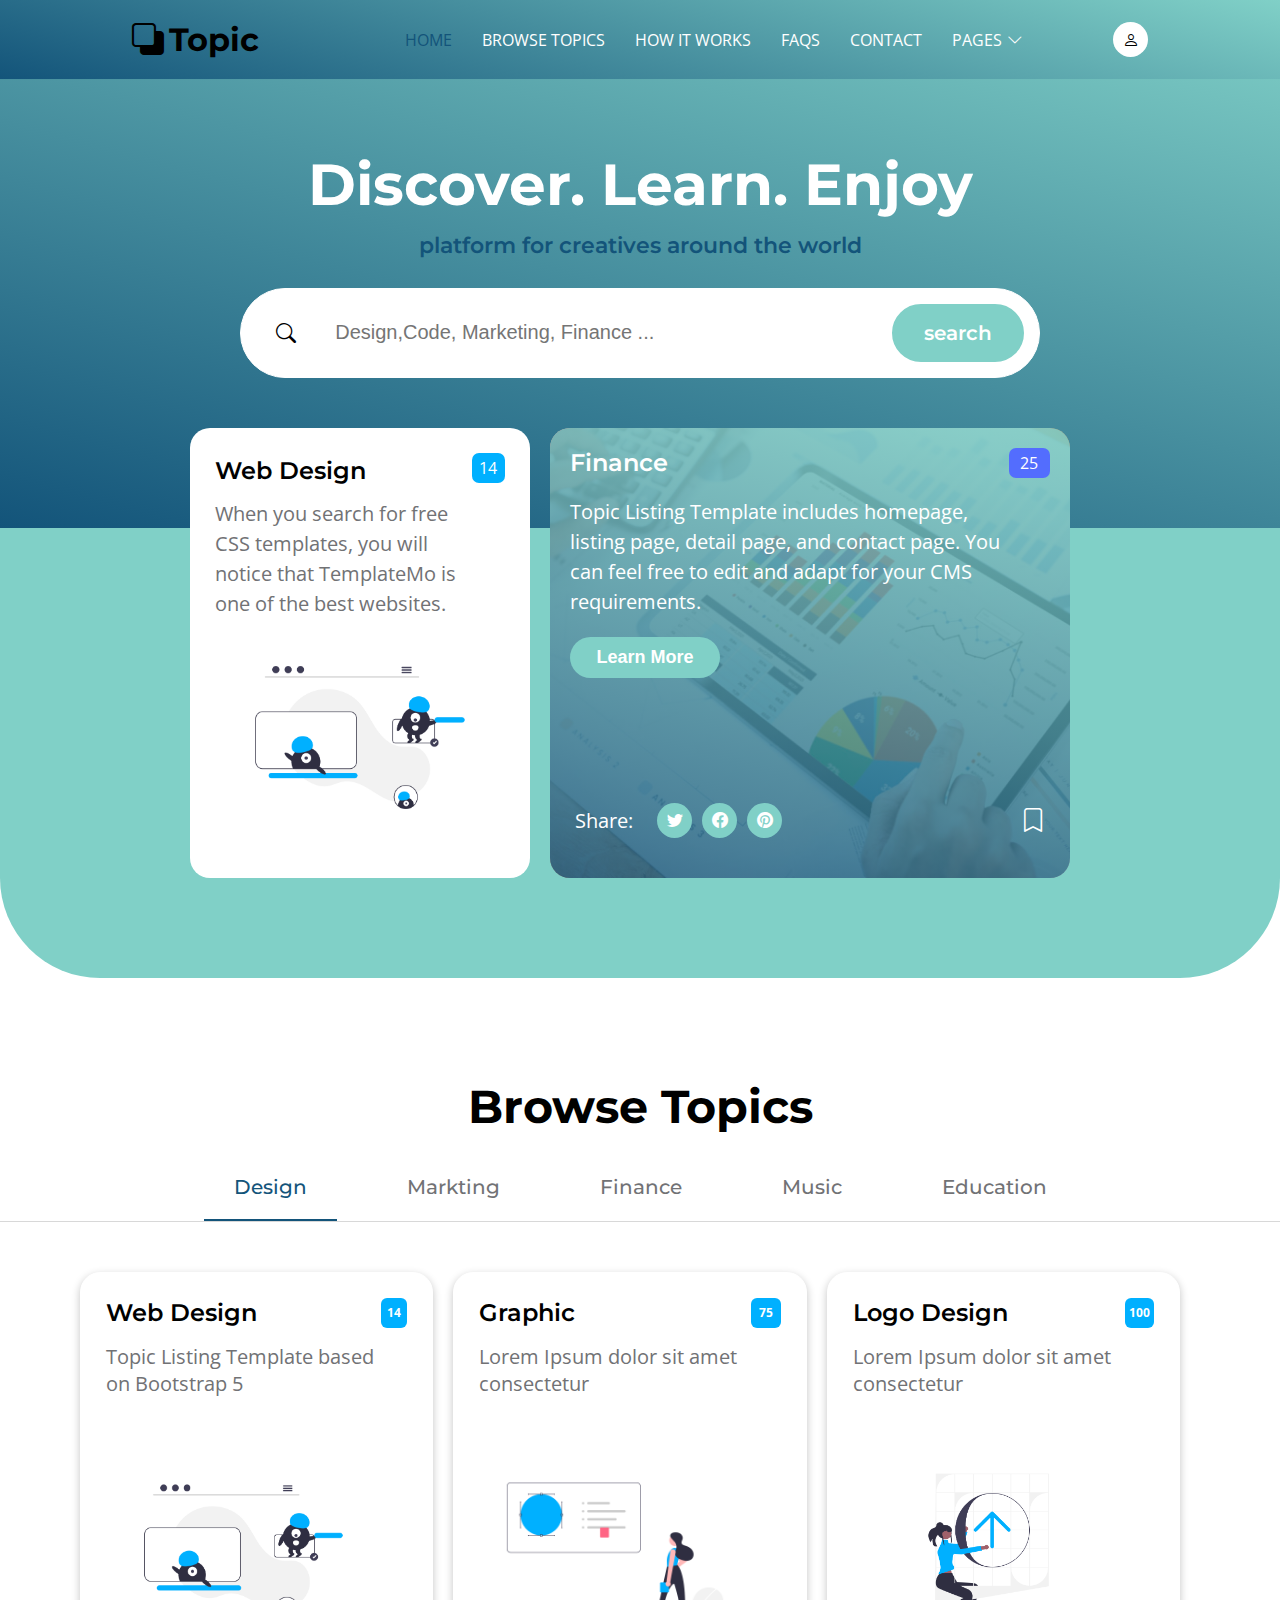
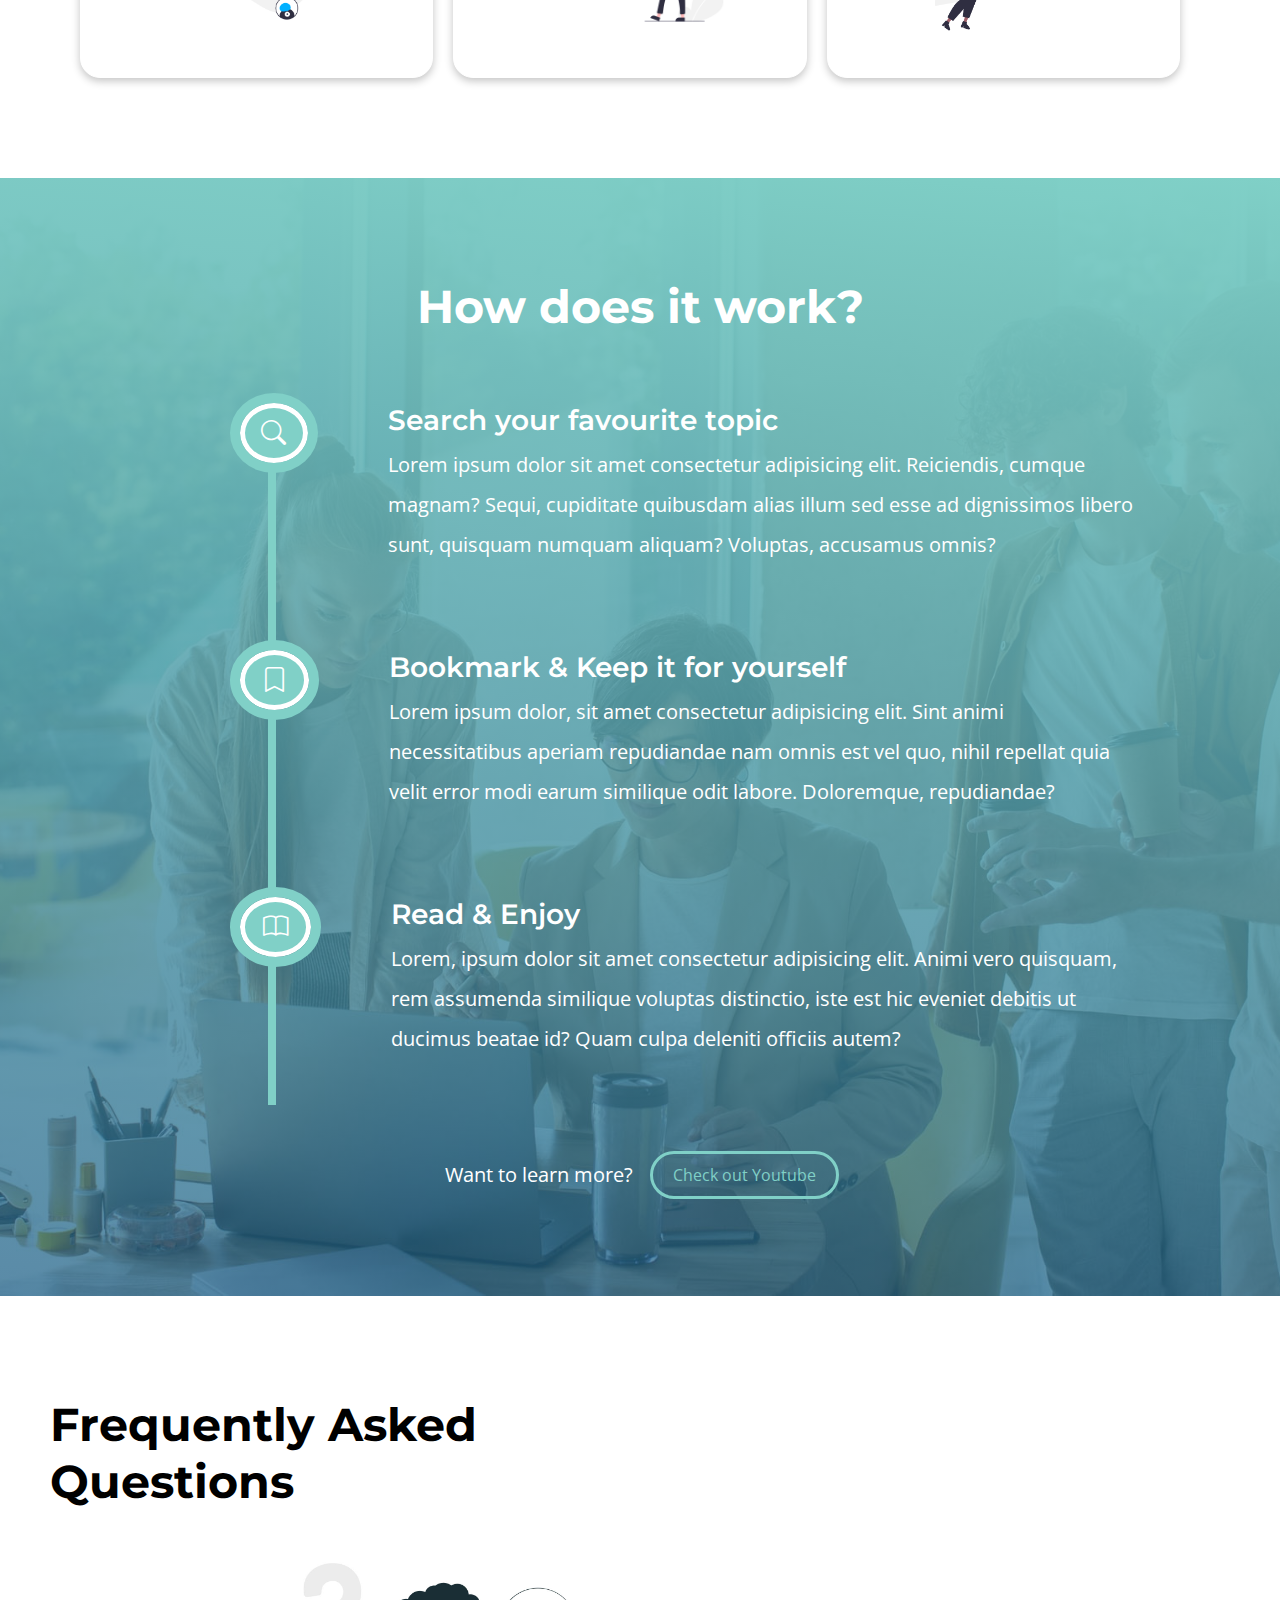
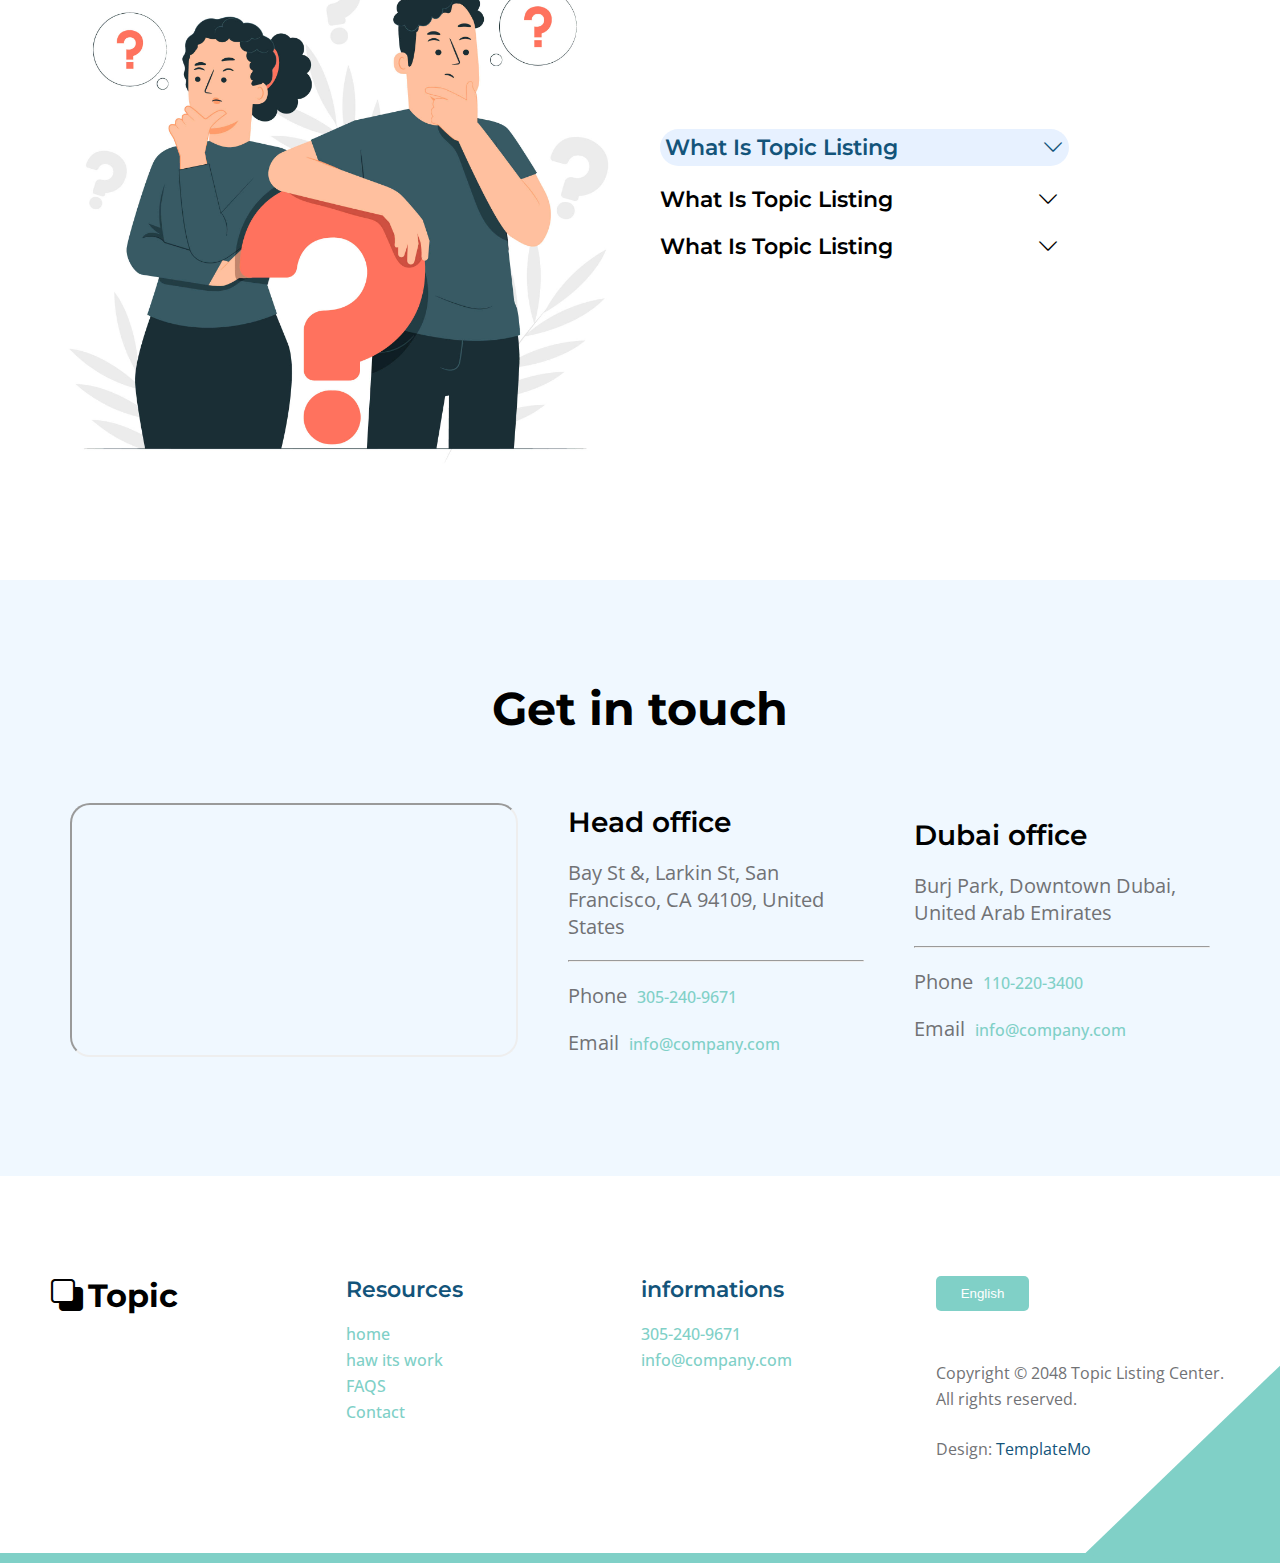
<file: index.html>
<!DOCTYPE html>
<html lang="en">
<head>
    <meta charset="UTF-8">
    <!-- <meta http-equiv="refresh" content="1"> -->
    <meta name="viewport" content="width=device-width, initial-scale=1.0">
    <title>Template_2</title>
    <!--css ربط ملف -->
    <link rel="stylesheet" href="css.css">
    <!-- using function boxicon -->
    <link href='https://unpkg.com/boxicons@2.1.4/css/boxicons.min.css' rel='stylesheet'>
    <!-- using function fontawesome icon -->
    <link rel="stylesheet" href="https://cdnjs.cloudflare.com/ajax/libs/font-awesome/6.6.0/css/all.min.css" integrity="sha512-Kc323vGBEqzTmouAECnVceyQqyqdsSiqLQISBL29aUW4U/M7pSPA/gEUZQqv1cwx4OnYxTxve5UMg5GT6L4JJg==" crossorigin="anonymous" referrerpolicy="no-referrer" />
    <!--using function bootstrap icon  -->
    <link rel="stylesheet" href="https://cdn.jsdelivr.net/npm/bootstrap-icons@1.11.3/font/bootstrap-icons.min.css">
   <!--select fontfamily -->
   <link href="https://fonts.googleapis.com/css2?family=Montserrat:ital,wght@0,100..900;1,100..900&family=Open+Sans:ital,wght@0,300..800;1,300..800&family=Poppins:ital,wght@0,100;0,200;0,300;0,400;0,500;0,600;0,700;0,800;0,900;1,100;1,200;1,300;1,400;1,500;1,600;1,700;1,800;1,900&family=Rubik:ital,wght@0,300..900;1,300..900&display=swap" rel="stylesheet">
   <link href="https://fonts.googleapis.com/css2?family=Open+Sans:ital,wght@0,300..800;1,300..800&family=Poppins:ital,wght@0,100;0,200;0,300;0,400;0,500;0,600;0,700;0,800;0,900;1,100;1,200;1,300;1,400;1,500;1,600;1,700;1,800;1,900&family=Rubik:ital,wght@0,300..900;1,300..900&display=swap" rel="stylesheet">
</head>
<body>
<!-- start navbar -->
 <div class="contener">
    <nav class="navbar">
        <div class="nav-left">
           <a href=""> <i class="bi-back"></i>
            <p> Topic </p></a> 
        </div>
        <div class="nav-right">
            <ul>
                <li><a class="active" href="#v">Home</a></li>
                <li><a href="#v">Browse Topics</a></li>
                <li><a href="">How it works</a></li>
                <li><a href="">FAQs</a></li>
                <li><a href="">Contact</a></li>
                <li><a class="li-6" href="">Pages<i class="bi bi-chevron-down"></i> </a>
                    <div class="dropdown">
                        <a href="#">TOPICS LISTING</a>
                        <a href="#">CONTACT FORM</a>
                    </div>
                </li>
            </ul>
            <div class="top"><a href="#top" >
               <i class="bi-person"></i> 
            </a>
            <i class="bi bi-list"></i>
           </div>
        </div>
    </nav>
 </div> 
  <!--end navbar -->
  <!-- start header -->
   <main>
   <header class="header-1">
    <div class="top-header">
        <h1>Discover. Learn. Enjoy</h1>
        <p>platform for creatives around the world</p>
        <div class="search-1">
            <i class="bi bi-search"></i>
            <input type="search" placeholder="Design,Code, Marketing, Finance ...">
            <button type="submit">search</button>
        </div>
    </div>
   </header>
   <header class="header-2">
    <div class="bottom-header">
        <div class="card-left">
            <div class="card-left-1">
                <div>
                    <h2>Web Design</h2>
                    <p>When you search for free CSS templates, you will notice that TemplateMo is one of the best websites.</p>
                </div>
                <span>14</span>
            </div>
            <img src="imgs/webDesign.png" alt="eror">
        </div>
        <div class="card-right">
            <div class="card-right-1">
                <div>
                    <h3>Finance</h3>
                    <p>Topic Listing Template includes homepage, listing page, detail page, and contact page. You can feel free to edit and adapt for your CMS requirements.</p>
                    <button>Learn More</button>
                </div>
                <span>25</span>
            </div>
            <div class="card-right-2">
                <div>
                    <p>Share:</p>
                    <ul>
                        <li><a href="#" class="bi-twitter"></a></li>
                        <li><a href="#" class="bi-facebook"></a></li>
                        <li> <a href="#" class="social-icon-link bi-pinterest"></a></li>
                    </ul>
                </div>
                <a href="#" class="bi bi-bookmark"></a>
            </div>
        </div>
    </div>
   </header>
</main>
   <!-- end header -->
    <!-- start section Browse Topics -->
     <section class="browse_topics">
        <div class="topic-1">
            <h4>Browse Topics</h4>
            <div>
              <ul class="design">
                <li><a href="">Design</a>
                </li>
                <li><a href="">Markting </a>
                    <div class="markting">
                        <div class="slide-markting">
                            <div>
                                <b>Advertising</b> 
                                <p>Lorem Ipsum dolor sit amet consectetur</p>
                                <img src="imgs/advertising.png" alt="eror"> 
                            </div>
                            <span>30</span>
                        </div>
                        <div class="slide-markting">
                            <div>
                                <b>Video Content</b>
                                <p>Lorem Ipsum dolor sit amet consectetur</p>
                                <img src="imgs/vedioContent.png" alt="eror">
                            </div>
                            <span>65</span>
                        </div>
                        <div class="slide-markting">
                            <div>
                                <b>Viral Tweet</b>
                                <p>Lorem Ipsum dolor sit amet consectetur</p>
                                <img src="imgs/tweet.png" alt="eror">
                            </div>
                            <span>50</span>
                        </div>
                    </div>
                </li>
                <li><a href="">Finance</a>
                    <div class="finance">
                        <div class="slide-left">
                            <div>
                                <b >Investment</b> 
                                <p>Lorem Ipsum dolor sit amet consectetur</p>
                                <img src="imgs/invest.png" alt="eror"> 
                            </div>
                            <span>30</span>
                        </div>
                        <div class="slide-right">
                            <div class="slide-right-1">
                                <div>
                                    <h3>Finance</h3>
                                    <p>Lorem ipsum dolor, sit amet consectetur adipisicing elit. Sint animi necessitatibus aperiam repudiandae nam omnis</p>
                                    <button>Learn More</button>
                                </div>
                                <span>25</span>
                            </div>
                            <div class="slide-right-2">
                                <div>
                                    <p>Share:</p>
                                    <ul>
                                        <li><a href="#" class="bi-twitter"></a></li>
                                        <li><a href="#" class="bi-facebook"></a></li>
                                        <li> <a href="#" class="social-icon-link bi-pinterest"></a></li>
                                    </ul>   
                                </div>
                                <a href="##" class="bi bi-bookmark"></a>
                            </div>
                        </div>    
                    </div>
                
                </li>
                <li><a href="">Music</a>
                    <div class="music markting">
                        <div class="slide-markting">
                            <div>
                                <b>Composing Song</b> 
                                <p>Lorem Ipsum dolor sit amet consectetur</p>
                                <img src="imgs/undraw_Compose_music_re_wpiw.png" alt="eror"> 
                            </div>
                            <span>45</span>
                        </div>
                        <div class="slide-markting">
                            <div>
                                <b>Online Music</b>
                                <p>Lorem Ipsum dolor sit amet consectetur</p>
                                <img src="imgs/undraw_happy_music_g6wc.png" alt="eror">
                            </div>
                            <span>45</span>
                        </div>
                        <div class="slide-markting">
                            <div>
                                <b>Podcast</b>
                                <p>Lorem Ipsum dolor sit amet consectetur</p>
                                <img src="imgs/undraw_Podcast_audience_re_4i5q.png" alt="eror">
                            </div>
                            <span>20</span>
                        </div>
                    </div>
                </li>
                <li><a href="">Education</a>
                    <div class="education finance">
                        <div class="slide-left">
                            <div>
                                <b >Graduation</b> 
                                <p>Lorem Ipsum dolor sit amet consectetur</p>
                                <img src="imgs/undraw_Graduation_re_gthn.png" alt="eror"> 
                            </div>
                            <span>80</span>
                        </div>
                        <div class="slide-left">
                            <div>
                                <b>Educator</b> 
                                <p>Lorem Ipsum dolor sit amet consectetur</p>
                                <img src="imgs/undraw_Educator_re_ju47.png" alt="eror"> 
                            </div>
                            <span>75</span>
                        </div>
                    </div>
                </li>
              </ul> 
            </div>
        </div>
        <div class="topic-2">
            <div class="slide-topic">
                <div>
                    <b>Web Design</b>
                    <p>Topic Listing Template based on Bootstrap 5</p>
                    <img src="imgs/webDesign.png" alt="">
                </div>
                <span>14</span>
            </div>
            <div class="slide-topic">
                <div>
                    <b>Graphic</b>
                    <p>Lorem Ipsum dolor sit amet consectetur</p>
                    <img src="imgs/graphics.png" alt="">
                </div>
                <span>75</span>
            </div>
            <div class="slide-topic">
                <div>
                    <b>Logo Design</b>
                    <p>Lorem Ipsum dolor sit amet consectetur</p>
                    <img src="imgs/logo design.png" alt="">
                </div>
                <span>100</span>
            </div>
        </div>
     </section>
      <!-- end section Browse Topics -->
    <!--start section How does it work?-->
    <section class="work-topic">
        <h5>How does it work?</h5>
        <div class="work-1">
            <ul>
              <li>
                <i class="bi bi-search"></i>
                <div class="work-details">
                    <b>Search your favourite topic</b>
                    <p>Lorem ipsum dolor sit amet consectetur adipisicing elit. Reiciendis, cumque magnam? Sequi, cupiditate quibusdam alias illum sed esse ad dignissimos libero sunt, quisquam numquam aliquam? Voluptas, accusamus omnis?</p>
                </div>
              </li>
              <li>
                <i class="bi bi-bookmark"></i>
                <div class="work-details">
                    <b>Bookmark & Keep it for yourself</b>
                    <p>Lorem ipsum dolor, sit amet consectetur adipisicing elit. Sint animi necessitatibus aperiam repudiandae nam omnis est vel quo, nihil repellat quia velit error modi earum similique odit labore. Doloremque, repudiandae?</p>
                </div>
              </li>
              <li>
                <i class="bi-book"></i>
                <div class="work-details">
                    <b>Read & Enjoy</b>
                    <p>Lorem, ipsum dolor sit amet consectetur adipisicing elit. Animi vero quisquam, rem assumenda similique voluptas distinctio, iste est hic eveniet debitis ut ducimus beatae id? Quam culpa deleniti officiis autem?</p>
                </div>
              </li>
            </ul>
            <div class="work-2">
                <p>Want to learn more? </p>
                <a href="">Check out Youtube</a>
            </div>
       </div>
    </section>
    <!--end section How does it work?-->
    <!-- startFrequently Asked Questions -->
    <section class="frequently">
        <h6>Frequently Asked Questions</h6>
        <div class="frequently-topic">
            <img src="imgs/question.jpg" alt="eror">
            <div class="questions">
                <div>
                    <b class="b-1">What Is Topic Listing 
                         <i class="bi bi-chevron-down"></i>
                    </b> 
                    <article>
                        Topic Listing is free Bootstrap 5 CSS template.<strong class="bb ss">You are not allowed to redistribute this template </strong> on any other template collection website without our permission. Please contact TemplateMo for more detail. Thank you.
                    </article>
                </div>
                <div>
                    <b>What Is Topic Listing  
                        <i class="bi bi-chevron-down"></i>
                     </b>
                     <article>
                        You can search on Google with <strong class="ss">keywords</strong> such as templatemo portfolio, templatemo one-page layouts, photography, digital marketing, etc.
                     </article>
                </div>
                <div>
                    <b>What Is Topic Listing  
                        <i class="bi bi-chevron-down"></i> 
                    </b>
                    <article>
                        You can modify any of this with custom CSS or overriding our default variables. It's also worth noting that just about any HTML can go within the <span>.accordion-body</span> ,though the transition does limit overflow.
                    </article>
                </div>
            </div>  
        </div>
    </section>
    <!--end Frequently Asked Questions -->
    <!-- srart section Get in touch -->
     <section class="touch">
        <b> Get in touch </b>
         <div class="touch-topic">
            <iframe src="https://www.google.com/maps/embed?pb=!1m18!1m12!1m3!1d13733.40306779998!2d31.51923465437129!3d30.624070594185415!2m3!1f0!2f0!3f0!3m2!1i1024!2i768!4f13.1!3m3!1m2!1s0x14f7f3df3d21ab3b%3A0x4aa7f8e04ba3c54e!2z2YXYtNiq2YjZhCDYp9mE2YLYp9i22YrYjCDZg9mB2LEg2LnYt9inINin2YTZhNmHINiz2YTYp9mF2KnYjCDYp9mE2LLZgtin2LLZitmC2Iwg2YXYrdin2YHYuNipINin2YTYtNix2YLZitip!5e0!3m2!1sar!2seg!4v1723813094550!5m2!1sar!2seg"  allowfullscreen="" loading="lazy" referrerpolicy="no-referrer-when-downgrade"></iframe>
             <div class="get-touch">
                <strong>Head office</strong>
                <p>Bay St &, Larkin St, San Francisco, CA 94109, United States</p>
                <hr>
                <div>
                    <span>Phone <a href="tel:305-240-9671">305-240-9671</a></span>
                    <span>Email <a href="mailto:info@company.com" class="">info@company.com</a></span>
                    
                </div>
             </div>
            <div class="get-touch">
                <strong>Dubai office</strong>
                <p>Burj Park, Downtown Dubai, United Arab Emirates</p>
                <hr>
                <div>
                    <span>Phone <a href="tel: 110-220-3400" >
                        110-220-3400</a>
                    </span>
                    <span>Email <a href="mailto:info@company.com" >
                        info@company.com
                    </a></span>
                </div>
            </div>
         </div>
    </section>
    <!-- end section Get in touch -->
     <!-- start footer -->
    <footer>
        <div class="footer-left">
           <a href=""> <i class="bi-back"></i>
           <p> Topic </p></a>
        </div> 
        <div class="footer-center">
            <strong>  Resources</strong>
            <ul>
                <li><a href="">home</a></li>
                <li><a href="">haw its work</a></li>
                <li><a href="">FAQS</a></li>
                <li><a href="">Contact</a></li>
            </ul>
        </div> 
        <div class="footer-center">
            <strong>informations</strong>
            <ul>
                <li><a href="">305-240-9671</a></li>
                <li><a href="">info@company.com</a></li>
            </ul>
        </div>
        <div class="footer-right">
          <button>English</button>
          <p>Copyright © 2048 Topic Listing Center. All rights reserved.</p>
          <span>Design: <a href="https://templatemo.com/"> TemplateMo</a></span>

        </div>
    <div class="border-1" ></div>
    <div class="border-2"></div>
    </footer>
    <!-- end footer -->
    
</body>
</html>
</file>
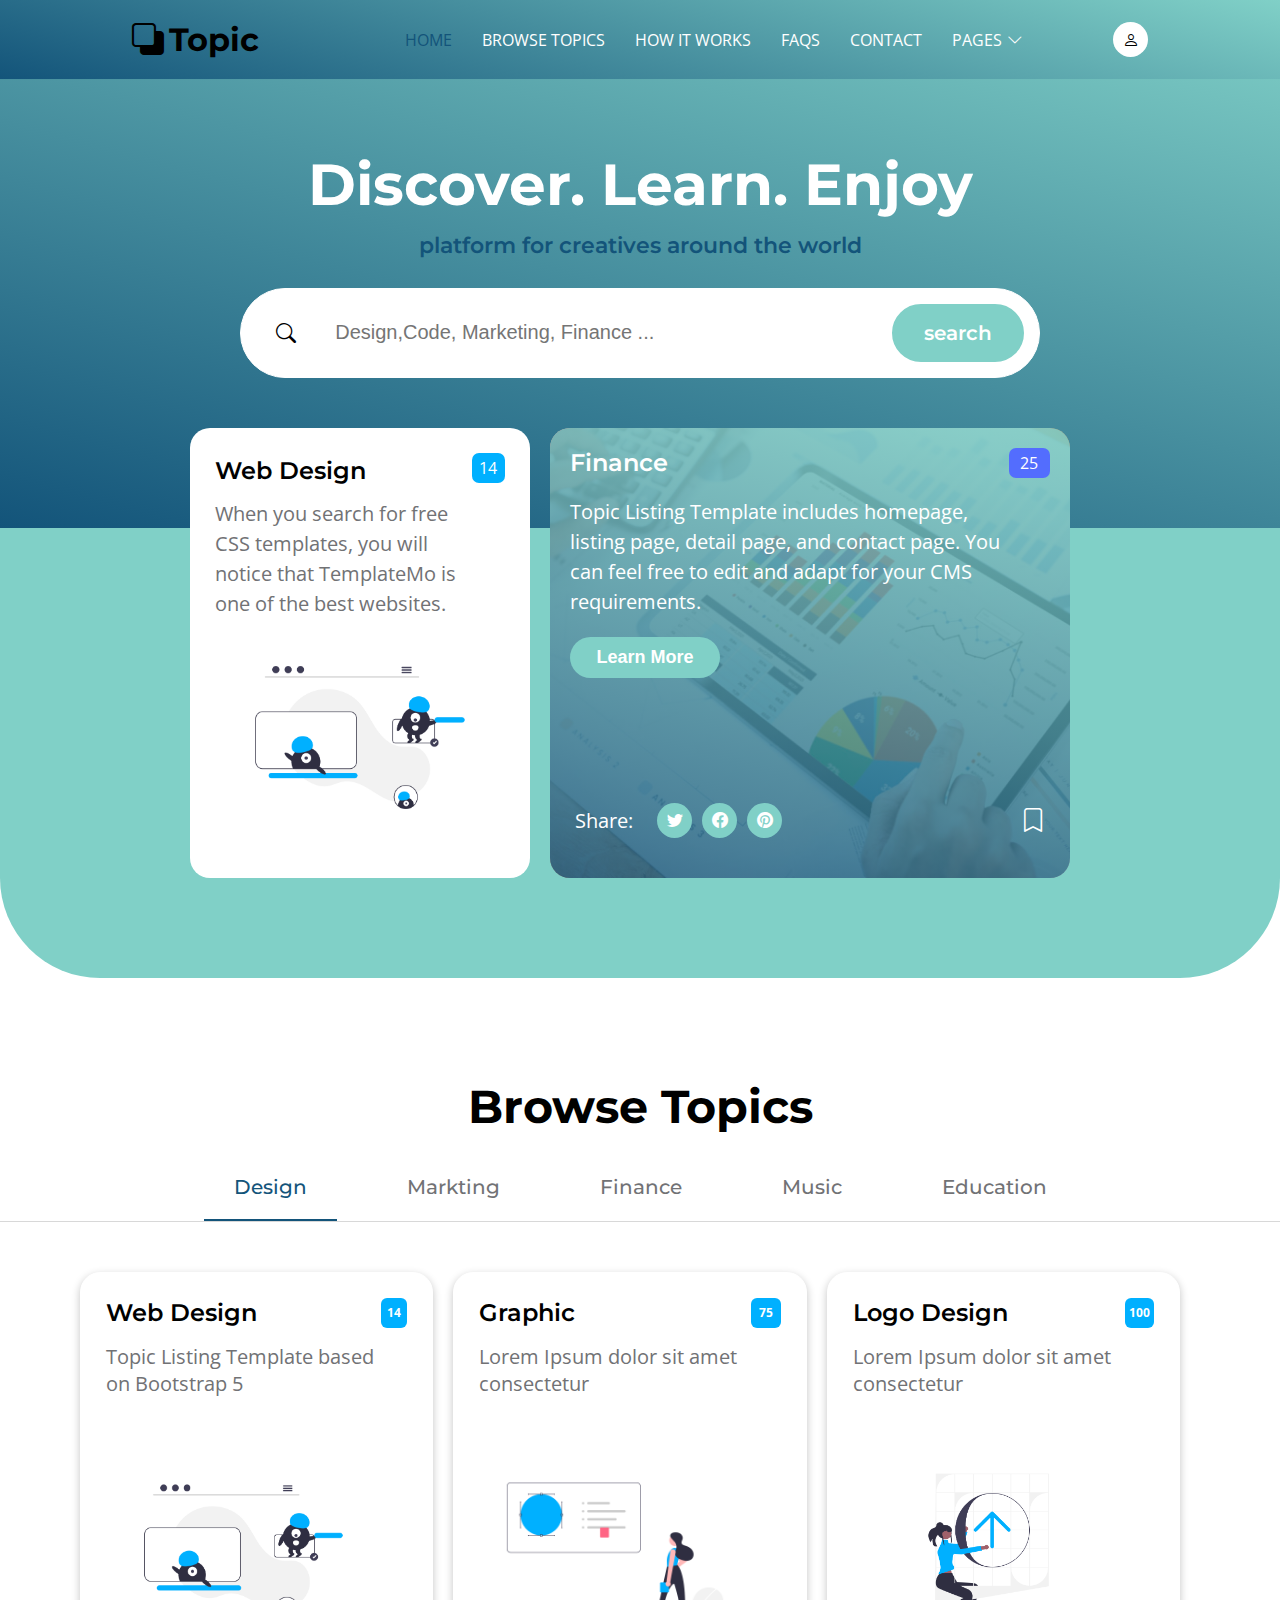
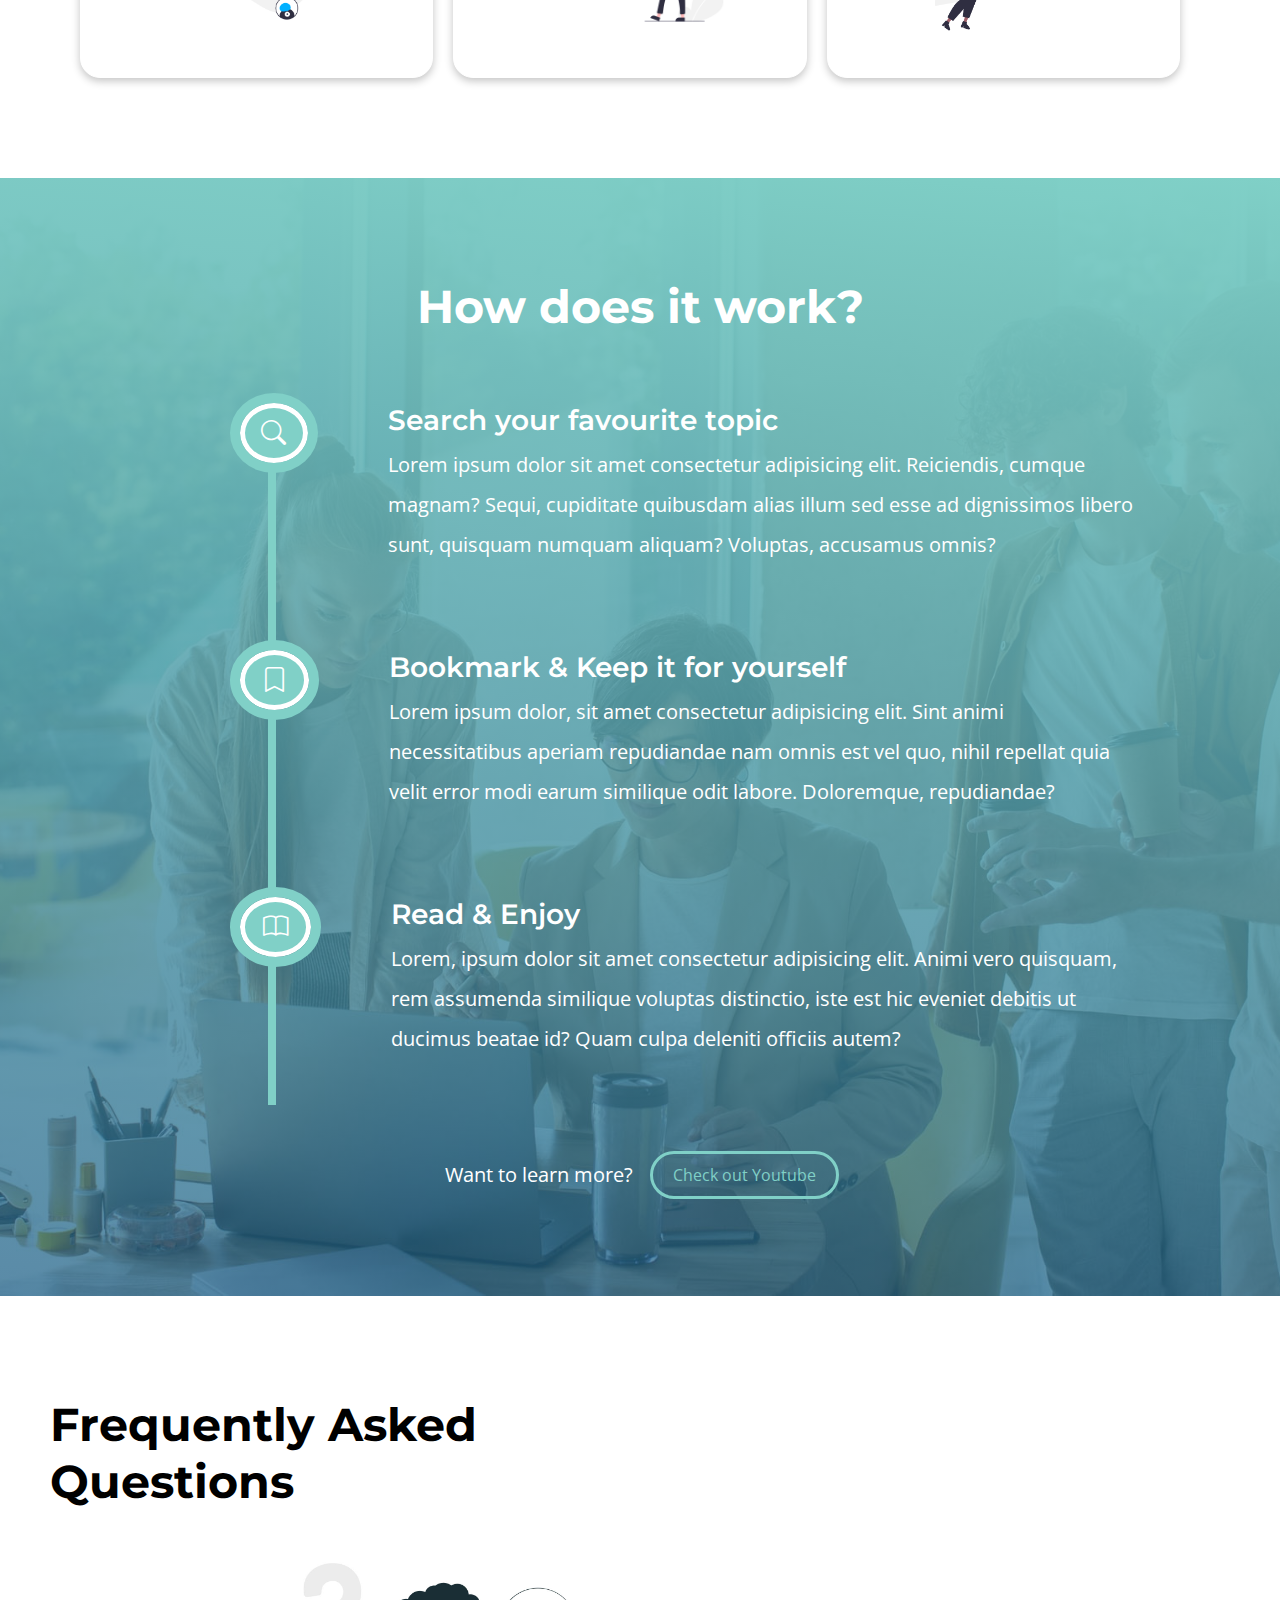
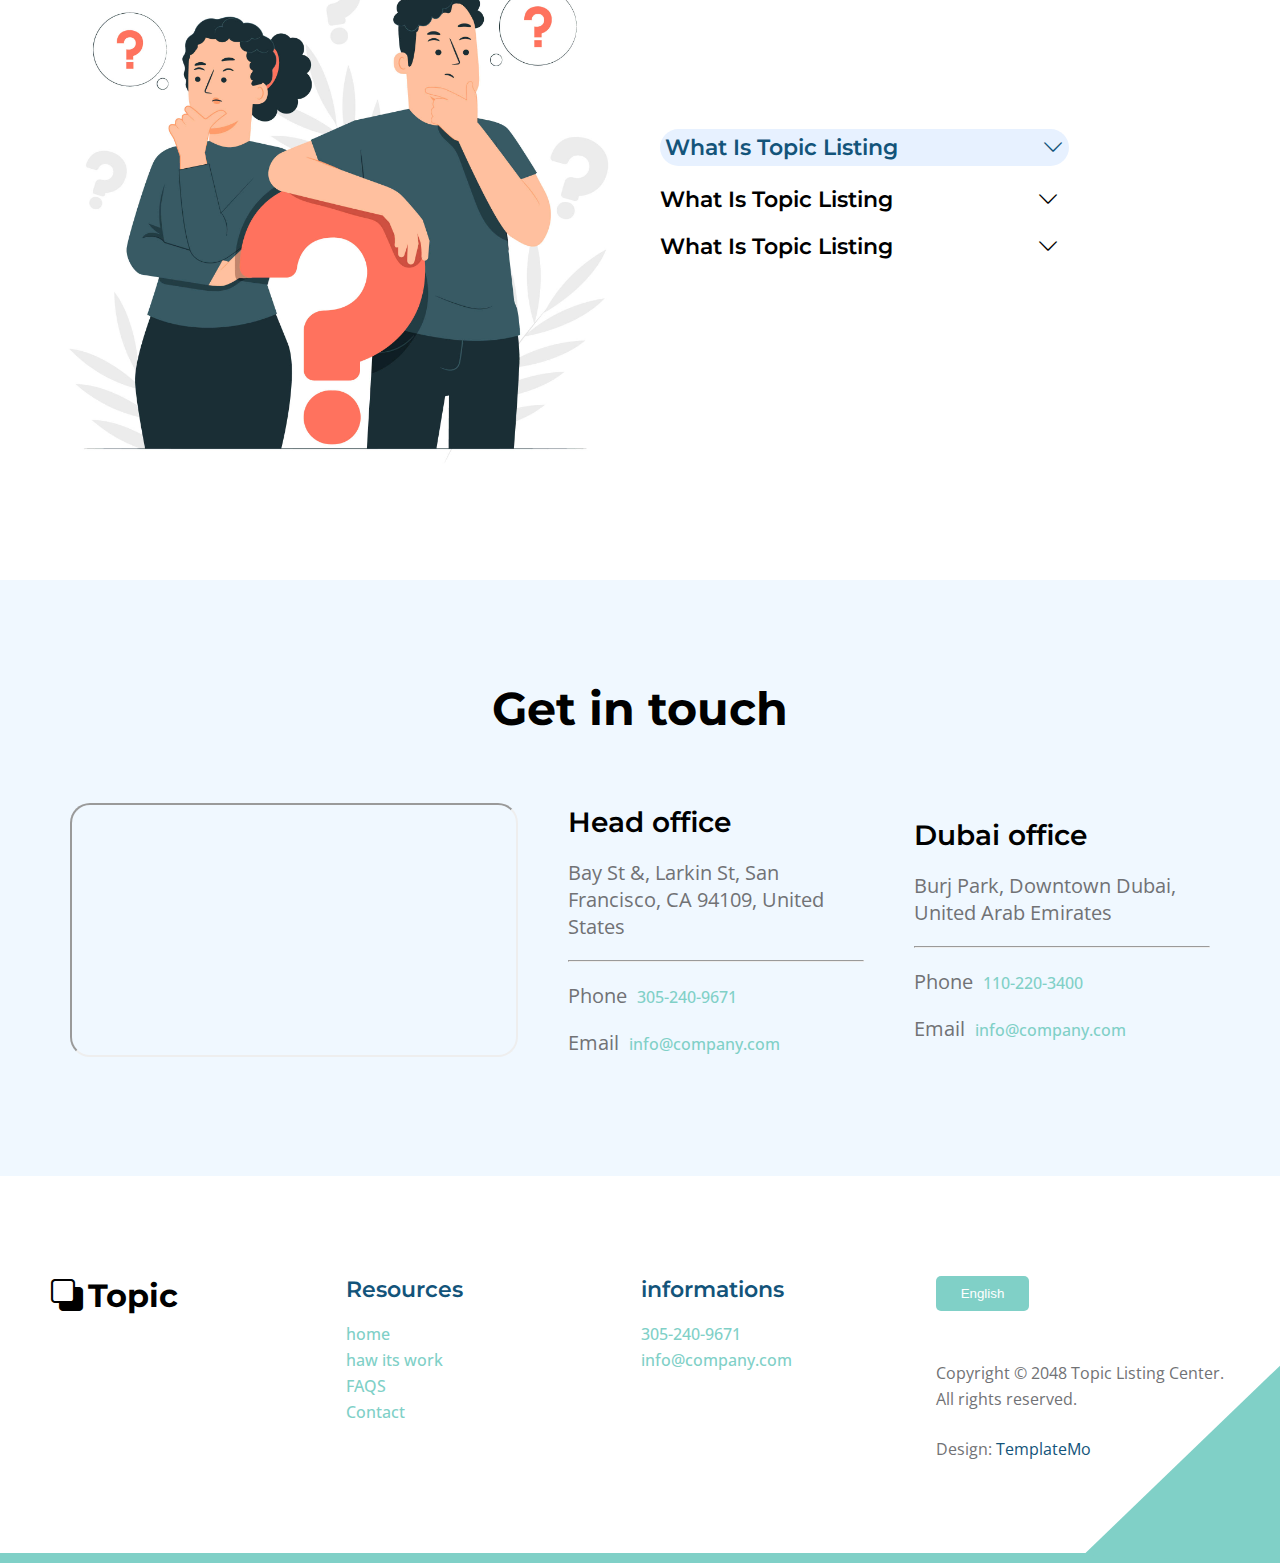
<file: index-2.htm>
<!DOCTYPE html>
<html lang="en">
<head>
    <meta charset="UTF-8">
    <!-- <meta http-equiv="refresh" content="1"> -->
    <meta name="viewport" content="width=device-width, initial-scale=1.0">
    <title>Template_2</title>
    <!--css ربط ملف -->
    <link rel="stylesheet" href="css-2.css">
    <!-- using function boxicon -->
    <link href='https://unpkg.com/boxicons@2.1.4/css/boxicons.min.css' rel='stylesheet'>
    <!-- using function fontawesome icon -->
    <link rel="stylesheet" href="https://cdnjs.cloudflare.com/ajax/libs/font-awesome/6.6.0/css/all.min.css" integrity="sha512-Kc323vGBEqzTmouAECnVceyQqyqdsSiqLQISBL29aUW4U/M7pSPA/gEUZQqv1cwx4OnYxTxve5UMg5GT6L4JJg==" crossorigin="anonymous" referrerpolicy="no-referrer" />
    <!--using function bootstrap icon  -->
    <link rel="stylesheet" href="https://cdn.jsdelivr.net/npm/bootstrap-icons@1.11.3/font/bootstrap-icons.min.css">
   <!--select fontfamily -->
   <link href="https://fonts.googleapis.com/css2?family=Montserrat:ital,wght@0,100..900;1,100..900&family=Open+Sans:ital,wght@0,300..800;1,300..800&family=Poppins:ital,wght@0,100;0,200;0,300;0,400;0,500;0,600;0,700;0,800;0,900;1,100;1,200;1,300;1,400;1,500;1,600;1,700;1,800;1,900&family=Rubik:ital,wght@0,300..900;1,300..900&display=swap" rel="stylesheet">
   <link href="https://fonts.googleapis.com/css2?family=Open+Sans:ital,wght@0,300..800;1,300..800&family=Poppins:ital,wght@0,100;0,200;0,300;0,400;0,500;0,600;0,700;0,800;0,900;1,100;1,200;1,300;1,400;1,500;1,600;1,700;1,800;1,900&family=Rubik:ital,wght@0,300..900;1,300..900&display=swap" rel="stylesheet">
</head>
<body>
<!-- start navbar -->
 <div class="contener">
    <nav class="navbar">
        <div class="nav-left">
           <a href=""> <i class="bi-back"></i>
            <p> Topic </p></a> 
        </div>
        <div class="nav-right">
            <ul>
                <li><a class="active" href="#v">Home</a></li>
                <li><a href="#v">Browse Topics</a></li>
                <li><a href="">How it works</a></li>
                <li><a href="">FAQs</a></li>
                <li><a href="">Contact</a></li>
                <li><a class="li-6" href="">Pages<i class="bi bi-chevron-down"></i> </a>
                    <div class="dropdown">
                        <a href="#">TOPICS LISTING</a>
                        <a href="#">CONTACT FORM</a>
                    </div>
                </li>
            </ul>
            <div class="top"><a href="#top" >
               <i class="bi-person"></i> 
            </a>
            <i class="bi bi-list"></i>
           </div>
        </div>
    </nav>
 </div> 
  <!--end navbar -->
  <!-- start header -->
   <main>
   <header class="header-1">
    <div class="top-header">
        <h1>Discover. Learn. Enjoy</h1>
        <p>platform for creatives around the world</p>
        <div class="search-1">
            <i class="bi bi-search"></i>
            <input type="search" placeholder="Design,Code, Marketing, Finance ...">
            <button type="submit">search</button>
        </div>
    </div>
   </header>
   <header class="header-2">
    <div class="bottom-header">
        <div class="card-left">
            <div class="card-left-1">
                <div>
                    <h2>Web Design</h2>
                    <p>When you search for free CSS templates, you will notice that TemplateMo is one of the best websites.</p>
                </div>
                <span>14</span>
            </div>
            <img src="imgs/webDesign.png" alt="eror">
        </div>
        <div class="card-right">
            <div class="card-right-1">
                <div>
                    <h3>Finance</h3>
                    <p>Topic Listing Template includes homepage, listing page, detail page, and contact page. You can feel free to edit and adapt for your CMS requirements.</p>
                    <button>Learn More</button>
                </div>
                <span>25</span>
            </div>
            <div class="card-right-2">
                <div>
                    <p>Share:</p>
                    <ul>
                        <li><a href="#" class="bi-twitter"></a></li>
                        <li><a href="#" class="bi-facebook"></a></li>
                        <li> <a href="#" class="social-icon-link bi-pinterest"></a></li>
                    </ul>
                </div>
                <a href="#" class="bi bi-bookmark"></a>
            </div>
        </div>
    </div>
   </header>
</main>
   <!-- end header -->
    <!-- start section Browse Topics -->
     <section class="browse_topics">
        <div class="topic-1">
            <h4>Browse Topics</h4>
            <div>
              <ul class="design">
                <li><a href="">Design</a>
                </li>
                <li><a href="">Markting </a>
                    <div class="markting">
                        <div class="slide-markting">
                            <div>
                                <b>Advertising</b> 
                                <p>Lorem Ipsum dolor sit amet consectetur</p>
                                <img src="imgs/advertising.png" alt="eror"> 
                            </div>
                            <span>30</span>
                        </div>
                        <div class="slide-markting">
                            <div>
                                <b>Video Content</b>
                                <p>Lorem Ipsum dolor sit amet consectetur</p>
                                <img src="imgs/vedioContent.png" alt="eror">
                            </div>
                            <span>65</span>
                        </div>
                        <div class="slide-markting">
                            <div>
                                <b>Viral Tweet</b>
                                <p>Lorem Ipsum dolor sit amet consectetur</p>
                                <img src="imgs/tweet.png" alt="eror">
                            </div>
                            <span>50</span>
                        </div>
                    </div>
                </li>
                <li><a href="">Finance</a>
                    <div class="finance">
                        <div class="slide-left">
                            <div>
                                <b >Investment</b> 
                                <p>Lorem Ipsum dolor sit amet consectetur</p>
                                <img src="imgs/invest.png" alt="eror"> 
                            </div>
                            <span>30</span>
                        </div>
                        <div class="slide-right">
                            <div class="slide-right-1">
                                <div>
                                    <h3>Finance</h3>
                                    <p>Lorem ipsum dolor, sit amet consectetur adipisicing elit. Sint animi necessitatibus aperiam repudiandae nam omnis</p>
                                    <button>Learn More</button>
                                </div>
                                <span>25</span>
                            </div>
                            <div class="slide-right-2">
                                <div>
                                    <p>Share:</p>
                                    <ul>
                                        <li><a href="#" class="bi-twitter"></a></li>
                                        <li><a href="#" class="bi-facebook"></a></li>
                                        <li> <a href="#" class="social-icon-link bi-pinterest"></a></li>
                                    </ul>   
                                </div>
                                <a href="##" class="bi bi-bookmark"></a>
                            </div>
                        </div>    
                    </div>
                
                </li>
                <li><a href="">Music</a>
                    <div class="music markting">
                        <div class="slide-markting">
                            <div>
                                <b>Composing Song</b> 
                                <p>Lorem Ipsum dolor sit amet consectetur</p>
                                <img src="imgs/undraw_Compose_music_re_wpiw.png" alt="eror"> 
                            </div>
                            <span>45</span>
                        </div>
                        <div class="slide-markting">
                            <div>
                                <b>Online Music</b>
                                <p>Lorem Ipsum dolor sit amet consectetur</p>
                                <img src="imgs/undraw_happy_music_g6wc.png" alt="eror">
                            </div>
                            <span>45</span>
                        </div>
                        <div class="slide-markting">
                            <div>
                                <b>Podcast</b>
                                <p>Lorem Ipsum dolor sit amet consectetur</p>
                                <img src="imgs/undraw_Podcast_audience_re_4i5q.png" alt="eror">
                            </div>
                            <span>20</span>
                        </div>
                    </div>
                </li>
                <li><a href="">Education</a>
                    <div class="education finance">
                        <div class="slide-left">
                            <div>
                                <b >Graduation</b> 
                                <p>Lorem Ipsum dolor sit amet consectetur</p>
                                <img src="imgs/undraw_Graduation_re_gthn.png" alt="eror"> 
                            </div>
                            <span>80</span>
                        </div>
                        <div class="slide-left">
                            <div>
                                <b>Educator</b> 
                                <p>Lorem Ipsum dolor sit amet consectetur</p>
                                <img src="imgs/undraw_Educator_re_ju47.png" alt="eror"> 
                            </div>
                            <span>75</span>
                        </div>
                    </div>
                </li>
              </ul> 
            </div>
        </div>
        <div class="topic-2">
            <div class="slide-topic">
                <div>
                    <b>Web Design</b>
                    <p>Topic Listing Template based on Bootstrap 5</p>
                    <img src="imgs/webDesign.png" alt="">
                </div>
                <span>14</span>
            </div>
            <div class="slide-topic">
                <div>
                    <b>Graphic</b>
                    <p>Lorem Ipsum dolor sit amet consectetur</p>
                    <img src="imgs/graphics.png" alt="">
                </div>
                <span>75</span>
            </div>
            <div class="slide-topic">
                <div>
                    <b>Logo Design</b>
                    <p>Lorem Ipsum dolor sit amet consectetur</p>
                    <img src="imgs/logo design.png" alt="">
                </div>
                <span>100</span>
            </div>
        </div>
     </section>
      <!-- end section Browse Topics -->
    <!--start section How does it work?-->
    <section class="work-topic">
        <h5>How does it work?</h5>
        <div class="work-1">
            <ul>
              <li>
                <i class="bi bi-search"></i>
                <div class="work-details">
                    <b>Search your favourite topic</b>
                    <p>Lorem ipsum dolor sit amet consectetur adipisicing elit. Reiciendis, cumque magnam? Sequi, cupiditate quibusdam alias illum sed esse ad dignissimos libero sunt, quisquam numquam aliquam? Voluptas, accusamus omnis?</p>
                </div>
              </li>
              <li>
                <i class="bi bi-bookmark"></i>
                <div class="work-details">
                    <b>Bookmark & Keep it for yourself</b>
                    <p>Lorem ipsum dolor, sit amet consectetur adipisicing elit. Sint animi necessitatibus aperiam repudiandae nam omnis est vel quo, nihil repellat quia velit error modi earum similique odit labore. Doloremque, repudiandae?</p>
                </div>
              </li>
              <li>
                <i class="bi-book"></i>
                <div class="work-details">
                    <b>Read & Enjoy</b>
                    <p>Lorem, ipsum dolor sit amet consectetur adipisicing elit. Animi vero quisquam, rem assumenda similique voluptas distinctio, iste est hic eveniet debitis ut ducimus beatae id? Quam culpa deleniti officiis autem?</p>
                </div>
              </li>
            </ul>
            <div class="work-2">
                <p>Want to learn more? </p>
                <a href="">Check out Youtube</a>
            </div>
       </div>
    </section>
    <!--end section How does it work?-->
    <!-- startFrequently Asked Questions -->
    <section class="frequently">
        <h6>Frequently Asked Questions</h6>
        <div class="frequently-topic">
            <img src="imgs/question.jpg" alt="eror">
            <div class="questions">
                <div>
                    <b class="b-1">What Is Topic Listing 
                         <i class="bi bi-chevron-down"></i>
                    </b> 
                    <article>
                        Topic Listing is free Bootstrap 5 CSS template.<strong class="bb ss">You are not allowed to redistribute this template </strong> on any other template collection website without our permission. Please contact TemplateMo for more detail. Thank you.
                    </article>
                </div>
                <div>
                    <b>What Is Topic Listing  
                        <i class="bi bi-chevron-down"></i>
                     </b>
                     <article>
                        You can search on Google with <strong class="ss">keywords</strong> such as templatemo portfolio, templatemo one-page layouts, photography, digital marketing, etc.
                     </article>
                </div>
                <div>
                    <b>What Is Topic Listing  
                        <i class="bi bi-chevron-down"></i> 
                    </b>
                    <article>
                        You can modify any of this with custom CSS or overriding our default variables. It's also worth noting that just about any HTML can go within the <span>.accordion-body</span> ,though the transition does limit overflow.
                    </article>
                </div>
            </div>  
        </div>
    </section>
    <!--end Frequently Asked Questions -->
    <!-- srart section Get in touch -->
     <section class="touch">
        <b> Get in touch </b>
         <div class="touch-topic">
            <iframe src="https://www.google.com/maps/embed?pb=!1m18!1m12!1m3!1d13733.40306779998!2d31.51923465437129!3d30.624070594185415!2m3!1f0!2f0!3f0!3m2!1i1024!2i768!4f13.1!3m3!1m2!1s0x14f7f3df3d21ab3b%3A0x4aa7f8e04ba3c54e!2z2YXYtNiq2YjZhCDYp9mE2YLYp9i22YrYjCDZg9mB2LEg2LnYt9inINin2YTZhNmHINiz2YTYp9mF2KnYjCDYp9mE2LLZgtin2LLZitmC2Iwg2YXYrdin2YHYuNipINin2YTYtNix2YLZitip!5e0!3m2!1sar!2seg!4v1723813094550!5m2!1sar!2seg"  allowfullscreen="" loading="lazy" referrerpolicy="no-referrer-when-downgrade"></iframe>
             <div class="get-touch">
                <strong>Head office</strong>
                <p>Bay St &, Larkin St, San Francisco, CA 94109, United States</p>
                <hr>
                <div>
                    <span>Phone <a href="tel:305-240-9671">305-240-9671</a></span>
                    <span>Email <a href="mailto:info@company.com" class="">info@company.com</a></span>
                    
                </div>
             </div>
            <div class="get-touch">
                <strong>Dubai office</strong>
                <p>Burj Park, Downtown Dubai, United Arab Emirates</p>
                <hr>
                <div>
                    <span>Phone <a href="tel: 110-220-3400" >
                        110-220-3400</a>
                    </span>
                    <span>Email <a href="mailto:info@company.com" >
                        info@company.com
                    </a></span>
                </div>
            </div>
         </div>
    </section>
    <!-- end section Get in touch -->
     <!-- start footer -->
    <footer>
        <div class="footer-left">
           <a href=""> <i class="bi-back"></i>
           <p> Topic </p></a>
        </div> 
        <div class="footer-center">
            <strong>  Resources</strong>
            <ul>
                <li><a href="">home</a></li>
                <li><a href="">haw its work</a></li>
                <li><a href="">FAQS</a></li>
                <li><a href="">Contact</a></li>
            </ul>
        </div> 
        <div class="footer-center">
            <strong>informations</strong>
            <ul>
                <li><a href="">305-240-9671</a></li>
                <li><a href="">info@company.com</a></li>
            </ul>
        </div>
        <div class="footer-right">
          <button>English</button>
          <p>Copyright © 2048 Topic Listing Center. All rights reserved.</p>
          <span>Design: <a href="https://templatemo.com/"> TemplateMo</a></span>

        </div>
    <div class="border-1" ></div>
    <div class="border-2"></div>
    </footer>
    <!-- end footer -->
    
</body>
</html>
</file>
<file: css.css>
*{
    padding: 0;
    margin: 0;
}
body{
    overflow-x: hidden;
    font-family: "Open Sans", sans-serif;
}
/* start style css to navbar */
.contener{
    position: fixed;
    width: 100%;
    background-image: linear-gradient(15deg, #13547a 0%, #80d0c7 100%);
    z-index: 5;
}
.contener .navbar{
   padding:20PX 30px;
   display: flex;
   justify-content: space-evenly;
   align-items: center;
   gap: 45PX;
   border-bottom: 1px solid rgba(128, 208, 199, 0.493);
}
.contener.navbar .nav-left{
    display: flex; 
}
.contener .navbar .nav-left a{
    display: flex;
    text-decoration: none;
    color: black;
    font-size: 32px;
    font-weight: 700;
    font-family:'Montserrat', sans-serif;
    gap: 5px;
}
.contener .navbar .nav-right{
    display: flex;
    align-items: center;
    justify-content: space-between;
}
.contener .navbar .nav-right ul{
    display: flex;
    justify-content: center;
    gap: 30px;
    margin-right: 90px;
}
.contener .navbar .nav-right ul li{
    list-style: none;
    position: relative;
    text-transform: uppercase;
   
}
.contener .navbar .nav-right ul li a{
    text-decoration: none;
    color: white;
}
.contener .navbar .nav-right ul li a.li-6{
    display: flex;
     gap: 5px; 
}
.contener .navbar .nav-right ul li a:hover ,.contener .navbar .nav-right ul li a.active{
    color: #13547a;
}
.contener .navbar .nav-right ul li div.dropdown{
   display: flex;
   flex-direction: column;
   justify-content: center;
   align-items: center;
   position: absolute;
   top: 200%;
   width: 150px;
   height: 80px;
   opacity: 0;   
   visibility: hidden; 
   transition: 0.5s;
   background-color: white;
   color: #ccc;
   border-radius: 10px;  
}
.contener .navbar .nav-right ul li div a{
    color: rgba(0, 0, 0, 0.507);
}
.contener .navbar .nav-right ul li div.dropdown::after{
content: "";
position: absolute;
width: 20px;
height: 20px;
background-color:white;
top: -9px;
left: 20px;
rotate: 45deg;
}
.contener .navbar .nav-right ul li:nth-child(6):hover div.dropdown{
  visibility: visible;
  top  :200%;
  opacity: 1;
}
.contener .navbar .nav-right .top{
    display: flex;
    align-items: center;
}
.contener .navbar .nav-right .top a {
    display: flex;
    justify-content: center;
    align-items: center;
    width:35px;
    height:35px;
    background-color:white;
    border-radius:50% ;
    color: black;  
}
.contener .navbar .nav-right .top a:hover{
    color: #fff;
    background-color: #13547a;
}
.contener .navbar .nav-right .top i.bi{
    display: none;
}
/*end style css to navbar */
@media (max-width:996px){
    .contener .navbar .nav-right .top i.bi{
        display:flex;
        color: #fff;
        font-size: 40px;
        cursor: pointer;
    }
    .contener .navbar{
        max-width: 1000px;
        background-color:#80d0c7 ;
        position: relative;
        justify-content:space-between;
    }
    .contener .navbar .nav-right ul{
        position: absolute;
        left: 0;
        top: 100%;
        width: 100%;
        background-color: #80d0c7;
        display: flex;
        flex-direction: column;
        gap: 20px;
        padding-bottom: 0px;
        transition: 1s all;
        opacity: 0;
        height: 0;
        overflow: hidden;
    }
    .contener .navbar .nav-right:hover ul{
        top:100;
        opacity: 1;
        height: auto;
        overflow: visible;
        padding-bottom: 150px;
        z-index: 10;
    }
    .contener .navbar .nav-right ul li{
        border: 0 solid ;
        transition: 1s all;
         width:20%;
         transform: translateX(50px);
    }
    .contener .navbar .nav-right ul li:hover{
        border-radius: 50px;
        background-color: #00B0FF;
        border-top: 2px red solid;
        border: 2px red solid;
        width: 50%;
        display: flex;
        justify-content: center;
       
    }
    .contener .navbar .nav-right ul li div.dropdown{
        visibility: visible;
        opacity: 1;
        top: 200%;
        left: 0%;
    }  
    .contener .navbar .nav-right .top{
        gap: 20px;
        transform: translate(-100px);
    }
}
/* end style media navbar */
/* start style css to header top */
main{width: 100vw;
}
header.header-1{
    padding: 150px 0;
    background-image: linear-gradient(15deg, #13547a 0%, #80d0c7 100%);
}
div.top-header{
    display: flex;
    flex-direction: column;
    align-items: center;
    justify-content: flex-start;
    gap:5px ;
}
header div.top-header h1 {
    color: white;
   font-size: 58px;
   font-weight: 700;
   font-family: 'Montserrat', sans-serif;
   line-height: 1.2;
   margin-bottom: .5rem;
}
header div.top-header p{
     color:#13547a;
      font-size: 22px;
       font-family: 'Montserrat', sans-serif;
       font-weight:600;
       margin-bottom: .5rem;
       line-height: 1.2;
}
header div.top-header div.search-1{
    display: flex;
    justify-content: space-between;
    align-items: center;
    width: 60%;
    background-color: white;
    border: 1px white solid;
    border-radius:100px ;
    padding: 15px ;
    margin-top: 1rem;
}
header div.top-header div.search-1 i{
font-size: 20px;
padding: 0 0 0 20px;
}
header div.top-header div.search-1 input{
    border: none;
    outline: none;
    width: 70%;
    height: 20px;
    padding-left: 10px ;
}
header div.top-header div.search-1 input:valid ,:focus{
    font-size: 20px;
    color: #137a21;
}

header div.top-header div.search-1 input::placeholder{
    font-size: 20px;
}
header div.top-header div.search-1 button{
    background-color:#80d0c7;
    border-radius: 50px;
    color: white;
    font-family: 'Montserrat', sans-serif;
    font-size: 20px;
    font-weight: 600;
    border: 2px #80d0c7 solid; 
    transition: all 1s;
    cursor: pointer;
    padding: 15px 30px;
}
header div.top-header div.search-1 button:hover{
   background-color:#13547a ;
   border:7px #137a21 solid;
}
/* end style css to header top */
/* start media to header top */
@media (max-width:996px) {
    header.header-1{overflow: hidden;
        padding: 150px 0px;
    }
    header div.top-header div.search-1{
        width: 80%;
    }
    header.header-1 .top-header h1{
        font-size: 48px ;
    } 
    header div.top-header div.search-1 button{
            font-size: 18px;
     } 
    header div.top-header div.search-1 input::placeholder{
        font-size: 19px;
    }
     header div.top-header p{
         font-size: 18px;
    }
}
@media (max-width:666px){
    header.header-1 .top-header h1{
        font-size: 36px ;
    }
    header div.top-header div.search-1{
        width: 85%;
    }
    header div.top-header div.search-1 input::placeholder{
        font-size: 16px;
    }
    header div.top-header div.search-1 i{
        font-size: 16px;
        }
   header div.top-header div.search-1 button{
            font-size: 15px;
     }
     header div.top-header p{
        font-size: 15px;
   }
}
@media (max-width:508px){
    header.header-1 .top-header h1{
        font-size: 20px ;
    }
    header div.top-header div.search-1{
        width: 80%;
        transform: translatex(-7px);
    }
    header div.top-header div.search-1 input::placeholder{
        font-size: 12px;
        padding: 0;
    }
    header div.top-header div.search-1 i{
        font-size: 12px;
        padding: 0;
        }
   header div.top-header div.search-1 button{
            font-size: 10px; 
            padding: 5px ;  
     }
     header div.top-header p{
        font-size: 12px;
   }  
}
/* end media to header top */
/* start style css to header bottom */
header.header-2{
    background-color: #80d0c7;
    border-bottom-right-radius: 100px;
    border-bottom-left-radius: 100px;
    padding:0 40px 0 20px;  
}
header.header-2 div.bottom-header{
    translate:0 -100px;
    display: flex;
    justify-content: center;
    gap: 20px;
}
div.card-left{ 
    width: 290px;
    height: 400px;
    padding: 25px;
    background-color: white;
    border-radius: 20px;
    transition: 1s all;
    cursor: pointer;
}
div.card-left-1{
    display: flex;
    line-height: 1.5;
}
div.card-left .card-left-1 h2 {
 font-family:'Montserrat', sans-serif;
 font-weight: 600;
}
div.card-left .card-left-1 p{
    margin-top: 10px;
    color: #717275;
    font-size: 20px;
    font-weight: 400px;
}
div.card-left .card-left-1 span{
    color: white;
    background-color: #00B0FF;
    border-radius: 7px;
    width: 120px;
    height: 30px;
   display: flex;
   align-items: center;
   justify-content: center;
}
div.card-left img{
    width: 100%;
    padding: 20px 0 0 0;
    margin-bottom: 35px;
}
div.card-left:hover{
    transform:translateY(-20px);
    background-image: linear-gradient(15deg , rgba(4, 0, 255, 0.493), rgba(0, 128, 0, 0.603));
    border: #137a21 groove 1px;
}
div.card-right{
    width: 480px;
    display: flex;
    flex-direction: column;
    justify-content: space-between;
    padding: 20px;
    background-image: url(imgs/finance.jpg);
    background-repeat: no-repeat;
    background-size: cover;
    background-position: center;
    border-radius: 20px;
    transition: all 1s;
    z-index:1;
    position: relative;
}
div.card-right::after{ 
    background-image: linear-gradient(15deg, #13547ac7 0%, #80d0c7de 100%);
    content: '';
    position: absolute;
    left: 0;
    top: 0;
    width: 100%;
    height: 100%;
    z-index: -5;
    border-radius: 20px;
}
div.card-right:hover {
    translate:0 -20px ;
    z-index: -11;
}
div.card-right div.card-right-1{
    display: flex;
    color: white;
}
div.card-right div.card-right-1 div h3{
    font-size: 24px;
    font-family: 'Montserrat', sans-serif;
    font-weight: 600;
}
div.card-right div.card-right-1 div p{
    font-size: 20px;
    line-height: 1.5;
    font-weight: 400;
    padding: 20px 0;
}
div.card-right div.card-right-1 div button{
    width: 150px;
    color: white;
    background-color: #80d0c7;
    border-radius: 100px;
    border: 0px solid #80d0c7;
    font-size: 18px;
     font-weight: 600;
     padding: 10px 20px;
     transition: 1s all;
}
div.card-right div.card-right-1 div button:hover{
    background-color: #13547a;
    border: #137a21 5px solid;
    width: 200px;
}
div.card-right div.card-right-1 span{
    background-color:#536DFE;
    border-radius: 7px;
    height: 30px;
    width: 130px;
    display: flex;
    align-items: center;
    justify-content: center;
}
div.card-right div.card-right-2 div{
    display: flex;
    align-items: center;
}

div.card-right div.card-right-2 div p{
    margin-right: 1.5rem;
    color: white;
    font-size: 20px;
    font-weight: 400;
}
div.card-right div.card-right-2 div ul{
    display: flex;
}
div.card-right div.card-right-2 div ul li{
    list-style: none;
    
}
div.card-right div.card-right-2 div ul li a{
    display: flex;
    justify-content: center;
    align-items: center;
    color:white ;
    background-color:#80d0c7 ;
    height: 35px;
    width: 35px;
    border: 0px solid blueviolet;
    border-radius: 50%;
    margin-right: 10px;
    text-decoration: none;
    transition: all 1s;
}
div.card-right div.card-right-2 div ul li a:hover{
    background-color: #0d2bd4;
    border: 2px #00B0FF solid;
}
div.card-right div.card-right-2{
    display: flex;
    justify-content: space-between;
    padding: 20px 5px;
}
div.card-right div.card-right-2 a.bi{
    color: white;
    font-size: 24px;
    text-decoration: none;
}
/* end style css to header bottom */
/* start media to header bottom */
@media (max-width:700px){
header.header-2{
    height: max-content;
}
header.header-2 div.bottom-header{
 flex-wrap: wrap;
    box-sizing: border-box;
}
div.card-left{
    box-sizing: border-box; 
    width:calc(100% );
    height: max-content;
}
div.card-left img{
    width: 100%;
    height: 205px;
}
div.card-right{
    width:100%;
    height: max-content;
}
}
/*end media to header bottom */
/* start style css to section Browse Topics*/
section.browse_topics{
    padding: 100px 0;
}
section.browse_topics .topic-1 {
    display: flex;
    flex-direction: column;
    align-items: center;
}
section.browse_topics .topic-1 h4{
    font-size: 46px;
    font-weight: 700;
    font-family: 'Montserrat', sans-serif;
    margin-bottom: 20px;
}
section.browse_topics .topic-1 div{
    width: 100%;
}
section.browse_topics .topic-1 div ul.design{
    display: flex;
    justify-content: center;
    border-bottom: 1px solid #ccccccc4;
    position: relative;
}
section.browse_topics .topic-1 div ul.design  li{
    list-style: none;
    font-size: 20px;
    font-weight: 500;
    font-family: 'Montserrat', sans-serif;
    padding: 20px 30px;  
    margin:0 20px;
}
section.browse_topics .topic-1 div ul.design  li:hover ,section.browse_topics .topic-1 ul.design li:first-child{
border-bottom: #13547a solid 2px;
}
section.browse_topics .topic-1 div ul.design  li a {
    text-decoration: none; 
    color: #717275; 
}
section.browse_topics .topic-1 div ul.design  li a:hover ,section.browse_topics .topic-1 div ul li:first-child a{
    color: #13547a; 
}
section.browse_topics .topic-1 ul.design  li div.markting ,.music {
    box-sizing: border-box;
    display: flex;
    position: absolute;
    background-color: white;
    top: 110px;
    left: 0;
    padding: 0  80px;
    transition: all 1s;
    opacity: 0;
    z-index: -1;
}
section.browse_topics .topic-1 ul.design  li:nth-child(2):hover div.markting{
   opacity: 1;
   z-index: 1;
}
section.browse_topics .topic-1 ul.design  li div.markting .slide-markting{
    display: flex;
    border: 1px solid white;
    border-radius: 20px;
    margin:0 20px 100px 0;
    padding: 25px;
    cursor: pointer;
    transition: all 1s;
    box-shadow: rgba(0, 0, 0, 0.24) 0px 3px 8px;
    box-sizing: border-box;
    width: calc(100% / 3);
    overflow: hidden;  
}
section.browse_topics .topic-1 ul.design  li div.markting .slide-markting:hover{
    transform: translatey(-10px);
    border: 1px solid rgb(221, 11, 11);
    background-image: linear-gradient(15deg , rgba(4, 0, 255, 0.493), rgba(0, 128, 0, 0.603));
}
section.browse_topics .topic-1 ul.design  li div.markting .slide-markting div{
    display: flex;
    flex-direction: column;
}
section.browse_topics .topic-1 ul.design  li div.markting .slide-markting div b{
    font-family: 'Montserrat', sans-serif;
    font-size: 24px;
    font-weight: 600;
    margin-bottom: 1rem;
}
section.browse_topics .topic-1 ul.design  li div.markting .slide-markting div p{
    color: #717275;
    font-weight: 400;
    font-size: 20px;
}
section.browse_topics .topic-1 ul.design  li div.markting .slide-markting img{
    width: 100%;
    object-fit: contain;
    padding: 20px 0 0 0;
    margin-top: 35px; 
}
section.browse_topics .topic-1 ul.design  li div.markting .slide-markting span{
    background-color: #F50057;
    color: white;
    border-radius: 6px;
    width: 40px;
    height: 30px;
    display: flex;
    justify-content: center;
    align-items: center;
    font-size: 12px;
    font-weight: 700; 
}
section.browse_topics .topic-1 ul.design  li div.finance{
    box-sizing: border-box;
    display: flex;
    position: absolute;
    top: 110px;
    left: 0;
    padding:0px  80px;
    height: 500px;
    background-color: rgb(255, 255, 255);
    box-shadow: rgba(100, 100, 111, 0.2) 0px 0px 1px 0px;
    opacity: 0;
    transition: all 1s;
    z-index: -1;
}
section.browse_topics .topic-1 ul.design li:nth-child(3):hover div.finance{
   opacity: 1;
   z-index: 1;
}
section.browse_topics .topic-1 ul.design  li div.finance .slide-left{
    display: flex;
    border: 1px solid white;
    background-color: white;
    border-radius: 20px;
    margin-right: 20px;
    padding: 40px;
    height:400px;
    cursor: pointer;
    transition: all 1s;
    box-shadow: rgba(0, 0, 0, 0.24) 0px 3px 8px;
    box-sizing: border-box;
    width: calc(100% / 2); 
    box-shadow: rgba(100, 100, 111, 0.2) 0px 7px 29px 0px;
}
section.browse_topics .topic-1 ul.design  li div.finance .slide-left:hover{
    transform: translatey(-10px);
    border: 1px solid rgb(221, 11, 11);
    background-image: linear-gradient(15deg , rgba(4, 0, 255, 0.493), rgba(0, 128, 0, 0.603));
}
section.browse_topics .topic-1 ul.design  li div.finance .slide-left div{
    display: flex;
    flex-direction: column;
}
section.browse_topics .topic-1 ul.design  li div.finance .slide-left div b{
    font-family: 'Montserrat', sans-serif;
    font-weight: 600;
    font-size: 24px;
    margin-bottom: 8px;
}
section.browse_topics .topic-1 ul.design  li div.finance .slide-left div p{
    color: #717275;
    font-size: 20px;
    font-family: 400;
}

section.browse_topics .topic-1 ul.design  li div.finance .slide-left div img{
    width: 100%;
    object-fit: cover;
    margin-top: 35px;
}
section.browse_topics .topic-1 ul.design  li div.finance .slide-right .slide-right-1 span,section.browse_topics .topic-1 ul.design  li div.finance .slide-left span{
    background-color: #536DFE;
    color: white;
    border-radius: 6px;
    width: 30px;
    height: 30px;
    display: flex;
    justify-content: center;
    align-items: center;
    font-size: 12px;
    font-weight: 700;
}
section.browse_topics .topic-1 ul.design  li div.finance .slide-right{
    display: flex;
    background-color: white;
    flex-direction: column;
    justify-content: space-between;
    width: calc(100% / 2);
    height: 325px;
    box-shadow: rgba(0, 0, 0, 0.24) 0px 3px 8px;
    border-radius: 20px; 
    background-image: linear-gradient(15deg , rgba(4, 0, 255, 0.493), rgba(0, 128, 0, 0.603));
    color: white;
    padding: 30px 30px 50px;
    transition: all 1s;
    box-shadow: rgba(100, 100, 111, 0.2) 0px 7px 29px 0px;
}
section.browse_topics .topic-1 ul.design  li div.finance .slide-right:hover{
    transform: translatey(-10px);
    border: 1px solid rgb(221, 11, 11);
    background-image: linear-gradient(105deg , rgb(81, 11, 245), rgb(10, 252, 22));
}
section.browse_topics .topic-1 ul.design  li div.finance .slide-right .slide-right-1{
    display: flex;
}
section.browse_topics .topic-1 ul.design  li div.finance .slide-right .slide-right-1 div h3{
     font-family: 'Montserrat', sans-serif;
     font-weight: 600;
     font-size: 24px;
     margin-bottom: 8px;
}
section.browse_topics .topic-1 ul.design  li div.finance .slide-right .slide-right-1 p{
    color: #fff;
    font-size: 20px;
    font-family: 400;
    line-height: 1.6;
    margin-bottom:16px ;
}
section.browse_topics .topic-1 ul.design  li div.finance .slide-right .slide-right-1 button{
 width: 150px;
 color: white;
 background-color: #80d0c7;
 border-radius: 100px;
 border: 0px solid #80d0c7;
 font-size: 18px;
 font-weight: 600;
 padding: 10px 20px;
 transition: 1s all;
}
section.browse_topics .topic-1 ul.design  li div.finance .slide-right .slide-right-1 button:hover{
    background-color: #13547a;
    border: #137a21 5px solid;
    width: 200px;
}
section.browse_topics .topic-1 ul.design  li div.finance .slide-right .slide-right-2 {
    display: flex;
}
section.browse_topics .topic-1 ul.design  li div.finance .slide-right .slide-right-2 div{
    display: flex;
}
section.browse_topics .topic-1 ul.design  li div.finance .slide-right .slide-right-2 div ul{
    display: flex;
}
section.browse_topics .topic-1 ul.design  li div.finance .slide-right .slide-right-2 div ul li{
   list-style: none; 
   border-bottom: none;
   padding: 0; 
}
section.browse_topics .topic-1 ul.design  li div.finance .slide-right .slide-right-2 div ul li a{
    text-decoration: none;
    color: white;
    display: flex;
    justify-content: center;
    align-items: center;
    background-color:#80d0c7 ;
    height: 35px;
    width: 35px;
    border: 0px solid blueviolet;
    border-radius: 50%;
    margin-right: 10px;
    transition: all 1s;
}
section.browse_topics .topic-1 ul.design  li div.finance .slide-right .slide-right-2 div ul li a:hover{
    background-color: #13547a;
}
section.browse_topics .topic-1 ul.design  li div.finance .slide-right .slide-right-2 a{
    color: white;
}
section.browse_topics .topic-1 ul.design  li div.finance .slide-right .slide-right-2 a[href="##"]:hover{
color:#80d0c7  ;
}
section.browse_topics .topic-1 ul.design  li:nth-child(4):hover .music{
    opacity: 1;
    z-index: 1;
 }
 section.browse_topics .topic-1 ul.design  li div.music .slide-markting span{
    background-color:#F9A826;
    color: white;
    border-radius: 6px;
    width: 40px;
    height: 30px;
    display: flex;
    justify-content: center;
    align-items: center;
    font-size: 12px;
    font-weight: 700; 
}
section.browse_topics .topic-1 ul.design li:nth-child(5):hover div.education{
    opacity: 1;
    z-index: 1;
 }
 section.browse_topics .topic-1 ul.design  li div.education .slide-left span{
    background-color:#00BFA6;
    color: white;
    border-radius: 6px;
    width: 40px;
    height: 30px;
    display: flex;
    justify-content: center;
    align-items: center;
    font-size: 12px;
    font-weight: 700; 
}
div.topic-2{
    visibility: visible;
    opacity: 1;
    display: flex;
    padding: 0  80px;
    box-sizing: border-box;
}
div.topic-2 div.slide-topic{
    display: flex;
    background-color: white;
    border: 1px solid white;
    border-radius: 20px;
    cursor: pointer; 
    padding:25px; 
    margin-top: 50px;
    margin-right: 20px;
    transition: all 1s;
    box-shadow: rgba(0, 0, 0, 0.24) 0px 3px 8px;
    box-sizing: border-box;
    width: calc(100% / 3);
}
div.topic-2 div.slide-topic:hover{
    transform: translatey(-10px);
    border: 1px solid rgb(221, 11, 11);
    background-image: linear-gradient(15deg , rgba(4, 0, 255, 0.493), rgba(0, 128, 0, 0.603));
}
div.topic-2 div.slide-topic div{
    display: flex;
    flex-direction: column;
}
div.topic-2 div.slide-topic div b{
    font-family: 'Montserrat', sans-serif;
    font-size: 24px;
    font-weight: 600;
    margin-bottom: 1rem;
}
div.topic-2 div.slide-topic div p{
    color: #717275;
    font-weight: 400;
    font-size: 20px;
}
div.topic-2 div.slide-topic div img{
    width: 100%;
    height: 200px;
    object-fit: contain;
    padding: 20px 0 0 0;
    margin-top: 35px;
}
div.topic-2 div.slide-topic span{
    background-color: #00B0FF;
    color: white;
    border-radius: 6px;
    width: 40px;
    height: 30px;
    display: flex;
    justify-content: center;
    align-items: center;
    font-size: 12px;
    font-weight: 700;
}
/*end style css to section Browse Topics*/
/*start media style css to section Browse Topics*/
@media (max-width:970px){
    section.browse_topics .topic-1 div ul.design  li{
         font-size: 16px;
         padding:20px 20px ;
         margin:0 10px;
    }

    div.topic-2 ,section.browse_topics .topic-1 ul.design  li div.markting ,.music{
    flex-wrap: wrap;
}
   div.topic-2 div.slide-topic , section.browse_topics .topic-1 ul.design  li div.markting .slide-markting{
     width: calc((100% - 40px)/2);
}
}
@media (max-width:668px){
section.browse_topics .topic-1 ul.design  li div.finance{
flex-wrap: wrap;
}
section.browse_topics .topic-1 h4{
    font-size: 36px;
}
    section.browse_topics .topic-1 div ul.design  li{
        font-size: 16px;
        padding:20px 5px ;
        margin:0 5px;
   }

  section.browse_topics .topic-1 ul.design  li div.finance .slide-right,div.topic-2 div.slide-topic , section.browse_topics .topic-1 ul.design  li div.markting .slide-markting ,section.browse_topics .topic-1 ul.design  li div.finance .slide-left {
    width: calc(100%);
}
}
@media (max-width:460px){
    section.browse_topics .topic-1 ul.design  li div.finance .slide-right,div.topic-2 div.slide-topic , section.browse_topics .topic-1 ul.design  li div.markting .slide-markting ,section.browse_topics .topic-1 ul.design  li div.finance .slide-left {
        width: fit-content;
        height: max-content;
    }
section.browse_topics .topic-1 h4{
    font-size: 30px;
}
    section.browse_topics .topic-1 div ul.design{
       flex-wrap: wrap;
       justify-content: center;
       width: 100%;
    }
    section.browse_topics .topic-1 div ul.design  li{
        font-size: 12px;
        padding:20px 5px ;
        margin:0 2px;
   }
}
/*start style css to section work-Topics*/
section.work-topic{
    background-image: url(imgs/work.jpg);
    background-repeat: no-repeat;
    background-position:center;
    background-size:cover;
    position: relative;
    z-index: 1;
    color: white;
    padding: 100px 0;
}
section.work-topic::before{
    content: '';
    background-image: linear-gradient(5deg, #195d85b7 0%, #80d0c7 100%);
    position: absolute;
    left: 0;
    top: 0;
    width: 100%;
    height: 100%;
    z-index: -11;
}
section.work-topic h5{
    font-size: 46px;
    font-weight: 700;
    font-family: 'Montserrat', sans-serif;
    text-align: center;
    margin-bottom: 3rem;
}
section.work-topic div.work-1{
    display: flex;
    flex-direction: column;
    align-items: center;
}
section.work-topic div.work-1 ul {
    display: flex;
    flex-direction: column;
    align-items: center;
}

section.work-topic div.work-1 ul li{
    display: flex;
    padding: 20px 50px 65px 145px;
    width: 70%;
}
section.work-topic div.work-1 ul li i{
    width: 160px ;
    height:50px;
    background-color: #80d0c7;
    border-radius: 50%;
    border: 5px solid white;
    outline: 10px solid #80d0c7;
    display: flex;
    align-items: center;
    justify-content: center;
    font-size: 25px;position: relative;
}
section.work-topic div.work-1 ul li i:hover{
background-color: #13547a;
outline-color: #13547a;
}

section.work-topic div.work-1 ul li i.bi::after{
    content: '';
    width: 8px;
    height: 50vh;
    position: absolute;
    top: 0;
    left: 40%;
    z-index: -1;
    background-color:#80d0c7;
}
section.work-topic div.work-1 ul li div{
    margin-left: 80px;
    display: flex;
    flex-direction: column;
}
section.work-topic div.work-1 ul li .work-details b{
    font-size: 28px;
    font-family: 'Montserrat', sans-serif;
    font-weight:600 ;
    margin-bottom: .5rem;
}
section.work-topic div.work-1 ul li .work-details p{
    font-size: 20px;
    font-weight: 400;
    line-height: 40px;
}
div.work-2{
    display: flex;
    gap:20px;
    align-items: center;
    margin-top: 30px;
}
div.work-2 p{
    font-size: 20px;
    font-weight: 400;
}
div.work-2 a{
    text-decoration: none;
    color: #80d0c7;
    outline: #80d0c7 3px solid;
    border-radius: 50px;
    padding: 10px 20px;
    /* background-color: #80d0c7; */
}
div.work-2 a:hover{
    color: white;
    background-color: #80d0c7;
}
/*end style css to section work-Topics*/
/*start media style css to section work-Topics*/
@media(max-width:850px){
section.work-topic div.work-1 ul li i{
    width: 200px ;
    height:60px;
}
section.work-topic h5{
    font-size: 34px;
}
section.work-topic div.work-1 ul li i.bi::after{
    height: 70vh;
}
}

 @media(max-width:670px){
    section.work-topic h5{
        font-size: 26px;
    }
section.work-topic div.work-1 ul li i{
    width: 150px ;
    height:80px;
}
section.work-topic div.work-1 ul li{
    padding:40px;
}
section.work-topic div.work-1 ul li .work-details b{
font-size: 20px;
}
div.work-2 p,section.work-topic div.work-1 ul li .work-details p{
font-size: 15px;
}
section.work-topic div.work-1 ul li{
    display: flex;
    padding: 20px 50px 65px 20px;
    width: 80%;
}
/* section.work-topic div.work-1 ul li div{
    margin-left: 50px;
 
} */
}
/*start media style css to section work-Topics*/

/* start Frequently Asked Questions  */
section.frequently{
    padding: 100px 50px;
}
section.frequently h6{
    font-size: 46px;
    font-weight: 700;
    font-family: 'Montserrat', sans-serif;
    width: 450px ;
}
section.frequently .frequently-topic{
    display: flex;
    gap:40px;
    align-items: center;
}
section.frequently .frequently-topic img{
   width:calc((100% - 40px) / 2);
   box-sizing: border-box;
   max-width: 100%;
}
section.frequently .frequently-topic div.questions{
    width: calc((100% - 40px) / 2);
    box-sizing: border-box;
}
section.frequently .frequently-topic div.questions b{
    display: flex;
    justify-content: space-between;
    width: 70%;
    font-size: 22px;
    font-weight: 600;
    font-family: 'Montserrat', sans-serif;
    transition: all 1s;
    margin: 10px 0;
    cursor: pointer;
}
section.frequently .frequently-topic div.questions b.b-1{
    border: 0px solid #e7f1ff;
    background-color: #e7f1ff;
    border-radius: 100px;
    padding: 5px;
    transition: 1s all;
    color: #13547a;
}
section.frequently .frequently-topic div.questions article ,strong.ss{
    font-size: 18px;
    color: #717275;
    line-height: 40px;
}
section.frequently .frequently-topic div.questions article span{
    color:#d63384;
    font-size: .875rem;
}
section.frequently .frequently-topic div.questions div b:hover{
    border: 5px solid #e7f1ff;
    background-color: #e7f1ff;
    border-radius: 100px;
    padding:10px 80px;
    color:#13547a ;
}

section.frequently .frequently-topic div.questions div article{
   opacity: 0;
   transition: all 1s;
   height: 0px;
   overflow: hidden;
}
section.frequently .frequently-topic div.questions diV:hover article{
    opacity: 1;
    overflow: visible;
    height: auto;
    padding: 20px 30px ;
}
/* end Frequently Asked Questions  */
/* start media Frequently Asked Questions  */
@media (max-width:995px){
    section.frequently{
        padding: 50px 6px;
    }
section.frequently .frequently-topic{
    flex-direction: column;
}
section.frequently .frequently-topic img, section.frequently .frequently-topic div.questions{
    width:calc(100% );
}
section.frequently h6{
    font-size: 36px;
    width: 600px;
}
@media (max-width:580px){
    section.frequently h6{
        font-size: 20px;
        width: 200px;
        height: max-content;
    }
}
}
/* end media Frequently Asked Questions  */

/* <!-- start style section Get in touch --> */
section.touch{
    background-color: #f0f8ff;
    padding: 100px 70px;
    box-sizing: border-box;
}
section.touch b{
    display: block;
    text-align: center;
    font-family: 'Montserrat', sans-serif;
    font-size: 46px;
    font-weight: 700;
    margin-bottom: 3rem;
}
section.touch div.touch-topic{
    display: flex;
    align-items: center;
    gap: 50px;
}
section.touch div.touch-topic iframe{
    border-radius: 20px;
    width:calc((100% - 100px) /2);
    height: 250px;
}
section.touch div.touch-topic div.get-touch{
    width:calc((100% - 100px) / 3);
}
section.touch div.touch-topic div.get-touch strong{
    display: block;
    font-family: 'Montserrat', sans-serif;
    font-size: 28px;
    font-weight: 600;
    color: black;
    margin:20px 0 ;
}
section.touch div.touch-topic div.get-touch p,section.touch div.touch-topic div.get-touch div span {
    font-size: 20px;
    font-weight: 400;
    color: #717275;
    margin: 20px 0;
    display: block;
}
section.touch div.touch-topic div.get-touch div span a{
    color:#80d0c7;
    font-size: 16px; 
    font-weight: 500;
    text-decoration: none;
    margin-left: 5px;
}
section.touch div.touch-topic div.get-touch div span a:hover{
    color: #13547a;
}
/* <!-- end section Get in touch --> */
/* <!-- start media section Get in touch --> */
@media (max-width:888px){
    section.touch div.touch-topic{
        flex-wrap: wrap;
    }
    section.touch div.touch-topic iframe{
        width:calc(100%);
        height: 250px;
    }
    section.touch div.touch-topic div.get-touch{
        width:calc((100% - 100px) / 2);
    }
}
@media (max-width:630px){
section.touch b{
    font-size: 22px;
}
section.touch{
    padding: 100px 40px;
}
    section.touch div.touch-topic{
        flex-wrap: wrap;
    }
    section.touch div.touch-topic div.get-touch{
        width:100%;
    }

}
/* <!--end media section Get in touch --> */
/* start style footer */
footer{
    display: flex;
    align-items: flex-start;
    justify-content: space-around;
    padding: 100px 50px;
    position: relative;
    overflow: hidden;
}
footer .footer-left{
  width: calc((100% - 5px) / 4 );  
}
footer .footer-left a{
    display: flex;
    align-items: center;
    gap: 5px;
    text-decoration: none;
    color: black;
    font-size: 32px;
    font-weight: 700;
    font-family:'Montserrat', sans-serif;
    
}
footer .footer-center{
    display: flex; 
    flex-direction: column;
     justify-content: flex-start;
     width: calc((100% - 5px)/ 4);
     
}
footer .footer-center strong{
   color: #13547a;
   font-size: 22px;
   font-weight: 600;
   font-family:'Montserrat', sans-serif;
   margin-bottom: 20px;
}
footer .footer-center ul li{
    list-style: none;
}
footer .footer-center ul li a{
    text-decoration: none;
    font-size: 16px;
    color: #80d0c7;
    font-weight: 500;
    margin-bottom: 4px;
    display: block;
}
footer .footer-center ul li a:hover{
    color: #13547a;
}
footer .footer-right{
    width: calc((100% - 5px) / 4);
}
footer .footer-right button{
color: white;
 background-color: #80d0c7;
 border: #80d0c7;
 border-radius: 5px;
 cursor: pointer;
 padding: 10px 25px;
 margin-bottom: 50px;
}
footer .footer-right p ,footer .footer-right span{
    font-size: 16px;
    color: #717275;
    font-weight: 400;
    line-height: 1.6;
    margin-bottom: 25px;
}
footer .footer-right span a{
    color: #13547a;
    text-decoration: none;
}
div.border-1{
    width: 100%;
    height: 10px;
    position: absolute;
    left: 0;
    bottom: 0;
    background-color: #80d0c7;
}
/* div.border-2{
     width: 365px;
     height: 365px;
     background-color: #80d0c7;
     position: absolute;
     bottom: -200px;
     right: -200px;
     rotate: 45deg;
}  */
div.border-2{
     width: 365px;
     height: 365px;
     background-color: #80d0c7;
     position: absolute;
     bottom: 0px;
     right: 0px;
     clip-path: polygon(100% 46% , 100% 100% , 46% 98%);
} 
/* end footer style*/
/* start media footer style */
@media (max-width:950px){
  footer {
    flex-wrap: wrap;
    gap: 30px;
  } 
  footer .footer-left{
    width: calc(100%);  
  }
}
@media (max-width:750px){
    footer .footer-center{
         width: calc((100% - 35px)/ 2);   
    }
    footer .footer-right{
         width: calc(100% );
         
    }
}
/* end media footer style */
</file>
<file: css-2.css>
*{
    padding: 0;
    margin: 0;
}
body{
    font-family: "Open Sans", sans-serif;
}
/* start style css to navbar */
.contener{
    position: fixed;
    width: 100%;
    background-image: linear-gradient(15deg, #13547a 0%, #80d0c7 100%);
    z-index: 5;
}
.contener .navbar{
   padding:20PX 30px;
   display: flex;
   justify-content: space-evenly;
   align-items: center;
   gap: 45PX;
   border-bottom: 1px solid rgba(128, 208, 199, 0.493);
}
.contener.navbar .nav-left{
    display: flex; 
}
.contener .navbar .nav-left a{
    display: flex;
    text-decoration: none;
    color: black;
    font-size: 32px;
    font-weight: 700;
    font-family:'Montserrat', sans-serif;
    gap: 5px;
}
.contener .navbar .nav-right{
    display: flex;
    align-items: center;
    justify-content: space-between;
}
.contener .navbar .nav-right ul{
    display: flex;
    justify-content: center;
    gap: 30px;
    margin-right: 90px;
}
.contener .navbar .nav-right ul li{
    list-style: none;
    position: relative;
    text-transform: uppercase;
   
}
.contener .navbar .nav-right ul li a{
    text-decoration: none;
    color: white;
}
.contener .navbar .nav-right ul li a.li-6{
    display: flex;
     gap: 5px; 
}
.contener .navbar .nav-right ul li a:hover ,.contener .navbar .nav-right ul li a.active{
    color: #13547a;
}
.contener .navbar .nav-right ul li div.dropdown{
   display: flex;
   flex-direction: column;
   justify-content: center;
   align-items: center;
   position: absolute;
   top: 200%;
   width: 150px;
   height: 80px;
   opacity: 0;   
   visibility: hidden; 
   transition: 0.5s;
   background-color: white;
   color: #ccc;
   border-radius: 10px;  
}
.contener .navbar .nav-right ul li div a{
    color: rgba(0, 0, 0, 0.507);
}
.contener .navbar .nav-right ul li div.dropdown::after{
content: "";
position: absolute;
width: 20px;
height: 20px;
background-color:white;
top: -9px;
left: 20px;
rotate: 45deg;
}
.contener .navbar .nav-right ul li:nth-child(6):hover div.dropdown{
  visibility: visible;
  top  :200%;
  opacity: 1;
}
.contener .navbar .nav-right .top{
    display: flex;
    align-items: center;
}
.contener .navbar .nav-right .top a {
    display: flex;
    justify-content: center;
    align-items: center;
    width:35px;
    height:35px;
    background-color:white;
    border-radius:50% ;
    color: black;  
}
.contener .navbar .nav-right .top a:hover{
    color: #fff;
    background-color: #13547a;
}
.contener .navbar .nav-right .top i.bi{
    display: none;
}
/*end style css to navbar */
@media (max-width:996px){
    .contener .navbar .nav-right .top i.bi{
        display:flex;
        color: #fff;
        font-size: 40px;
        cursor: pointer;
    }
    .contener .navbar{
        max-width: 1000px;
        background-color:#80d0c7 ;
        position: relative;
        justify-content:space-between;
    }
    .contener .navbar .nav-right ul{
        position: absolute;
        left: 0;
        top: 100%;
        width: 100%;
        background-color: #80d0c7;
        display: flex;
        flex-direction: column;
        gap: 20px;
        padding-bottom: 0px;
        transition: 1s all;
        opacity: 0;
        height: 0;
        overflow: hidden;
    }
    .contener .navbar .nav-right:hover ul{
        top:100;
        opacity: 1;
        height: auto;
        overflow: visible;
        padding-bottom: 150px;
        z-index: 10;
    }
    .contener .navbar .nav-right ul li{
        border: 0 solid ;
        transition: 1s all;
         width:20%;
         transform: translateX(50px);
    }
    .contener .navbar .nav-right ul li:hover{
        border-radius: 50px;
        background-color: #00B0FF;
        border-top: 2px red solid;
        border: 2px red solid;
        width: 50%;
        display: flex;
        justify-content: center;
       
    }
    .contener .navbar .nav-right ul li div.dropdown{
        visibility: visible;
        opacity: 1;
        top: 200%;
        left: 0%;
    }  
    .contener .navbar .nav-right .top{
        gap: 20px;
        transform: translate(-100px);
    }
}
/* end style media navbar */
/* start style css to header top */
main{width: 100vw;
}
header.header-1{
    padding: 150px 0;
    background-image: linear-gradient(15deg, #13547a 0%, #80d0c7 100%);
}
div.top-header{
    display: flex;
    flex-direction: column;
    align-items: center;
    justify-content: flex-start;
    gap:5px ;
}
header div.top-header h1 {
    color: white;
   font-size: 58px;
   font-weight: 700;
   font-family: 'Montserrat', sans-serif;
   line-height: 1.2;
   margin-bottom: .5rem;
}
header div.top-header p{
     color:#13547a;
      font-size: 22px;
       font-family: 'Montserrat', sans-serif;
       font-weight:600;
       margin-bottom: .5rem;
       line-height: 1.2;
}
header div.top-header div.search-1{
    display: flex;
    justify-content: space-between;
    align-items: center;
    width: 60%;
    background-color: white;
    border: 1px white solid;
    border-radius:100px ;
    padding: 15px ;
    margin-top: 1rem;
}
header div.top-header div.search-1 i{
font-size: 20px;
padding: 0 0 0 20px;
}
header div.top-header div.search-1 input{
    border: none;
    outline: none;
    width: 70%;
    height: 20px;
    padding-left: 10px ;
}
header div.top-header div.search-1 input:valid ,:focus{
    font-size: 20px;
    color: #137a21;
}

header div.top-header div.search-1 input::placeholder{
    font-size: 20px;
}
header div.top-header div.search-1 button{
    background-color:#80d0c7;
    border-radius: 50px;
    color: white;
    font-family: 'Montserrat', sans-serif;
    font-size: 20px;
    font-weight: 600;
    border: 2px #80d0c7 solid; 
    transition: all 1s;
    cursor: pointer;
    padding: 15px 30px;
}
header div.top-header div.search-1 button:hover{
   background-color:#13547a ;
   border:7px #137a21 solid;
}
/* end style css to header top */
/* start media to header top */
@media (max-width:996px) {
    header.header-1{overflow: hidden;
        padding: 150px 0px;
    }
    header div.top-header div.search-1{
        width: 80%;
    }
    header.header-1 .top-header h1{
        font-size: 48px ;
    } 
    header div.top-header div.search-1 button{
            font-size: 18px;
     } 
    header div.top-header div.search-1 input::placeholder{
        font-size: 19px;
    }
     header div.top-header p{
         font-size: 18px;
    }
}
@media (max-width:666px){
    header.header-1 .top-header h1{
        font-size: 36px ;
    }
    header div.top-header div.search-1{
        width: 85%;
    }
    header div.top-header div.search-1 input::placeholder{
        font-size: 16px;
    }
    header div.top-header div.search-1 i{
        font-size: 16px;
        }
   header div.top-header div.search-1 button{
            font-size: 15px;
     }
     header div.top-header p{
        font-size: 15px;
   }
}
@media (max-width:508px){
    header.header-1 .top-header h1{
        font-size: 20px ;
    }
    header div.top-header div.search-1{
        width: 80%;
        transform: translatex(-7px);
    }
    header div.top-header div.search-1 input::placeholder{
        font-size: 12px;
        padding: 0;
    }
    header div.top-header div.search-1 i{
        font-size: 12px;
        padding: 0;
        }
   header div.top-header div.search-1 button{
            font-size: 10px; 
            padding: 5px ;  
     }
     header div.top-header p{
        font-size: 12px;
   }  
}
/* end media to header top */
/* start style css to header bottom */
header.header-2{
    background-color: #80d0c7;
    border-bottom-right-radius: 100px;
    border-bottom-left-radius: 100px;
    padding:0 40px 0 20px;  
}
header.header-2 div.bottom-header{
    translate:0 -100px;
    display: flex;
    justify-content: center;
    gap: 20px;
}
div.card-left{ 
    width: 290px;
    height: 400px;
    padding: 25px;
    background-color: white;
    border-radius: 20px;
    transition: 1s all;
    cursor: pointer;
}
div.card-left-1{
    display: flex;
    line-height: 1.5;
}
div.card-left .card-left-1 h2 {
 font-family:'Montserrat', sans-serif;
 font-weight: 600;
}
div.card-left .card-left-1 p{
    margin-top: 10px;
    color: #717275;
    font-size: 20px;
    font-weight: 400px;
}
div.card-left .card-left-1 span{
    color: white;
    background-color: #00B0FF;
    border-radius: 7px;
    width: 120px;
    height: 30px;
   display: flex;
   align-items: center;
   justify-content: center;
}
div.card-left img{
    width: 100%;
    padding: 20px 0 0 0;
    margin-bottom: 35px;
}
div.card-left:hover{
    transform:translateY(-20px);
    background-image: linear-gradient(15deg , rgba(4, 0, 255, 0.493), rgba(0, 128, 0, 0.603));
    border: #137a21 groove 1px;
}
div.card-right{
    width: 480px;
    display: flex;
    flex-direction: column;
    justify-content: space-between;
    padding: 20px;
    background-image: url(imgs/finance.jpg);
    background-repeat: no-repeat;
    background-size: cover;
    background-position: center;
    border-radius: 20px;
    transition: all 1s;
    z-index:1;
    position: relative;
}
div.card-right::after{ 
    background-image: linear-gradient(15deg, #13547ac7 0%, #80d0c7de 100%);
    content: '';
    position: absolute;
    left: 0;
    top: 0;
    width: 100%;
    height: 100%;
    z-index: -5;
    border-radius: 20px;
}
div.card-right:hover {
    translate:0 -20px ;
    z-index: -11;
}
div.card-right div.card-right-1{
    display: flex;
    color: white;
}
div.card-right div.card-right-1 div h3{
    font-size: 24px;
    font-family: 'Montserrat', sans-serif;
    font-weight: 600;
}
div.card-right div.card-right-1 div p{
    font-size: 20px;
    line-height: 1.5;
    font-weight: 400;
    padding: 20px 0;
}
div.card-right div.card-right-1 div button{
    width: 150px;
    color: white;
    background-color: #80d0c7;
    border-radius: 100px;
    border: 0px solid #80d0c7;
    font-size: 18px;
     font-weight: 600;
     padding: 10px 20px;
     transition: 1s all;
}
div.card-right div.card-right-1 div button:hover{
    background-color: #13547a;
    border: #137a21 5px solid;
    width: 200px;
}
div.card-right div.card-right-1 span{
    background-color:#536DFE;
    border-radius: 7px;
    height: 30px;
    width: 130px;
    display: flex;
    align-items: center;
    justify-content: center;
}
div.card-right div.card-right-2 div{
    display: flex;
    align-items: center;
}

div.card-right div.card-right-2 div p{
    margin-right: 1.5rem;
    color: white;
    font-size: 20px;
    font-weight: 400;
}
div.card-right div.card-right-2 div ul{
    display: flex;
}
div.card-right div.card-right-2 div ul li{
    list-style: none;
    
}
div.card-right div.card-right-2 div ul li a{
    display: flex;
    justify-content: center;
    align-items: center;
    color:white ;
    background-color:#80d0c7 ;
    height: 35px;
    width: 35px;
    border: 0px solid blueviolet;
    border-radius: 50%;
    margin-right: 10px;
    text-decoration: none;
    transition: all 1s;
}
div.card-right div.card-right-2 div ul li a:hover{
    background-color: #0d2bd4;
    border: 2px #00B0FF solid;
}
div.card-right div.card-right-2{
    display: flex;
    justify-content: space-between;
    padding: 20px 5px;
}
div.card-right div.card-right-2 a.bi{
    color: white;
    font-size: 24px;
    text-decoration: none;
}
/* end style css to header bottom */
/* start media to header bottom */
@media (max-width:700px){
header.header-2{
    height: max-content;
}
header.header-2 div.bottom-header{
 flex-wrap: wrap;
    box-sizing: border-box;
}
div.card-left{
    box-sizing: border-box; 
    width:calc(100% );
    height: max-content;
}
div.card-left img{
    width: 100%;
    height: 205px;
}
div.card-right{
    width:100%;
    height: max-content;
}
}
/*end media to header bottom */
/* start style css to section Browse Topics*/
section.browse_topics{
    padding: 100px 0;
}
section.browse_topics .topic-1 {
    display: flex;
    flex-direction: column;
    align-items: center;
}
section.browse_topics .topic-1 h4{
    font-size: 46px;
    font-weight: 700;
    font-family: 'Montserrat', sans-serif;
    margin-bottom: 20px;
}
section.browse_topics .topic-1 div{
    width: 100%;
}
section.browse_topics .topic-1 div ul.design{
    display: flex;
    justify-content: center;
    border-bottom: 1px solid #ccccccc4;
    position: relative;
}
section.browse_topics .topic-1 div ul.design  li{
    list-style: none;
    font-size: 20px;
    font-weight: 500;
    font-family: 'Montserrat', sans-serif;
    padding: 20px 30px;  
    margin:0 20px;
}
section.browse_topics .topic-1 div ul.design  li:hover ,section.browse_topics .topic-1 ul.design li:first-child{
border-bottom: #13547a solid 2px;
}
section.browse_topics .topic-1 div ul.design  li a {
    text-decoration: none; 
    color: #717275; 
}
section.browse_topics .topic-1 div ul.design  li a:hover ,section.browse_topics .topic-1 div ul li:first-child a{
    color: #13547a; 
}
section.browse_topics .topic-1 ul.design  li div.markting ,.music {
    box-sizing: border-box;
    display: flex;
    position: absolute;
    background-color: white;
    top: 110px;
    left: 0;
    padding: 0  80px;
    transition: all 1s;
    opacity: 0;
    z-index: -1;
}
section.browse_topics .topic-1 ul.design  li:nth-child(2):hover div.markting{
   opacity: 1;
   z-index: 1;
}
section.browse_topics .topic-1 ul.design  li div.markting .slide-markting{
    display: flex;
    border: 1px solid white;
    border-radius: 20px;
    margin:0 20px 100px 0;
    padding: 25px;
    cursor: pointer;
    transition: all 1s;
    box-shadow: rgba(0, 0, 0, 0.24) 0px 3px 8px;
    box-sizing: border-box;
    width: calc(100% / 3);
    overflow: hidden;  
}
section.browse_topics .topic-1 ul.design  li div.markting .slide-markting:hover{
    transform: translatey(-10px);
    border: 1px solid rgb(221, 11, 11);
    background-image: linear-gradient(15deg , rgba(4, 0, 255, 0.493), rgba(0, 128, 0, 0.603));
}
section.browse_topics .topic-1 ul.design  li div.markting .slide-markting div{
    display: flex;
    flex-direction: column;
}
section.browse_topics .topic-1 ul.design  li div.markting .slide-markting div b{
    font-family: 'Montserrat', sans-serif;
    font-size: 24px;
    font-weight: 600;
    margin-bottom: 1rem;
}
section.browse_topics .topic-1 ul.design  li div.markting .slide-markting div p{
    color: #717275;
    font-weight: 400;
    font-size: 20px;
}
section.browse_topics .topic-1 ul.design  li div.markting .slide-markting img{
    width: 100%;
    object-fit: contain;
    padding: 20px 0 0 0;
    margin-top: 35px; 
}
section.browse_topics .topic-1 ul.design  li div.markting .slide-markting span{
    background-color: #F50057;
    color: white;
    border-radius: 6px;
    width: 40px;
    height: 30px;
    display: flex;
    justify-content: center;
    align-items: center;
    font-size: 12px;
    font-weight: 700; 
}
section.browse_topics .topic-1 ul.design  li div.finance{
    box-sizing: border-box;
    display: flex;
    position: absolute;
    top: 110px;
    left: 0;
    padding:0px  80px;
    height: 500px;
    background-color: rgb(255, 255, 255);
    box-shadow: rgba(100, 100, 111, 0.2) 0px 0px 1px 0px;
    opacity: 0;
    transition: all 1s;
    z-index: -1;
}
section.browse_topics .topic-1 ul.design li:nth-child(3):hover div.finance{
   opacity: 1;
   z-index: 1;
}
section.browse_topics .topic-1 ul.design  li div.finance .slide-left{
    display: flex;
    border: 1px solid white;
    background-color: white;
    border-radius: 20px;
    margin-right: 20px;
    padding: 40px;
    height:400px;
    cursor: pointer;
    transition: all 1s;
    box-shadow: rgba(0, 0, 0, 0.24) 0px 3px 8px;
    box-sizing: border-box;
    width: calc(100% / 2); 
    box-shadow: rgba(100, 100, 111, 0.2) 0px 7px 29px 0px;
}
section.browse_topics .topic-1 ul.design  li div.finance .slide-left:hover{
    transform: translatey(-10px);
    border: 1px solid rgb(221, 11, 11);
    background-image: linear-gradient(15deg , rgba(4, 0, 255, 0.493), rgba(0, 128, 0, 0.603));
}
section.browse_topics .topic-1 ul.design  li div.finance .slide-left div{
    display: flex;
    flex-direction: column;
}
section.browse_topics .topic-1 ul.design  li div.finance .slide-left div b{
    font-family: 'Montserrat', sans-serif;
    font-weight: 600;
    font-size: 24px;
    margin-bottom: 8px;
}
section.browse_topics .topic-1 ul.design  li div.finance .slide-left div p{
    color: #717275;
    font-size: 20px;
    font-family: 400;
}

section.browse_topics .topic-1 ul.design  li div.finance .slide-left div img{
    width: 100%;
    object-fit: cover;
    margin-top: 35px;
}
section.browse_topics .topic-1 ul.design  li div.finance .slide-right .slide-right-1 span,section.browse_topics .topic-1 ul.design  li div.finance .slide-left span{
    background-color: #536DFE;
    color: white;
    border-radius: 6px;
    width: 30px;
    height: 30px;
    display: flex;
    justify-content: center;
    align-items: center;
    font-size: 12px;
    font-weight: 700;
}
section.browse_topics .topic-1 ul.design  li div.finance .slide-right{
    display: flex;
    background-color: white;
    flex-direction: column;
    justify-content: space-between;
    width: calc(100% / 2);
    height: 325px;
    box-shadow: rgba(0, 0, 0, 0.24) 0px 3px 8px;
    border-radius: 20px; 
    background-image: linear-gradient(15deg , rgba(4, 0, 255, 0.493), rgba(0, 128, 0, 0.603));
    color: white;
    padding: 30px 30px 50px;
    transition: all 1s;
    box-shadow: rgba(100, 100, 111, 0.2) 0px 7px 29px 0px;
}
section.browse_topics .topic-1 ul.design  li div.finance .slide-right:hover{
    transform: translatey(-10px);
    border: 1px solid rgb(221, 11, 11);
    background-image: linear-gradient(105deg , rgb(81, 11, 245), rgb(10, 252, 22));
}
section.browse_topics .topic-1 ul.design  li div.finance .slide-right .slide-right-1{
    display: flex;
}
section.browse_topics .topic-1 ul.design  li div.finance .slide-right .slide-right-1 div h3{
     font-family: 'Montserrat', sans-serif;
     font-weight: 600;
     font-size: 24px;
     margin-bottom: 8px;
}
section.browse_topics .topic-1 ul.design  li div.finance .slide-right .slide-right-1 p{
    color: #fff;
    font-size: 20px;
    font-family: 400;
    line-height: 1.6;
    margin-bottom:16px ;
}
section.browse_topics .topic-1 ul.design  li div.finance .slide-right .slide-right-1 button{
 width: 150px;
 color: white;
 background-color: #80d0c7;
 border-radius: 100px;
 border: 0px solid #80d0c7;
 font-size: 18px;
 font-weight: 600;
 padding: 10px 20px;
 transition: 1s all;
}
section.browse_topics .topic-1 ul.design  li div.finance .slide-right .slide-right-1 button:hover{
    background-color: #13547a;
    border: #137a21 5px solid;
    width: 200px;
}
section.browse_topics .topic-1 ul.design  li div.finance .slide-right .slide-right-2 {
    display: flex;
}
section.browse_topics .topic-1 ul.design  li div.finance .slide-right .slide-right-2 div{
    display: flex;
}
section.browse_topics .topic-1 ul.design  li div.finance .slide-right .slide-right-2 div ul{
    display: flex;
}
section.browse_topics .topic-1 ul.design  li div.finance .slide-right .slide-right-2 div ul li{
   list-style: none; 
   border-bottom: none;
   padding: 0; 
}
section.browse_topics .topic-1 ul.design  li div.finance .slide-right .slide-right-2 div ul li a{
    text-decoration: none;
    color: white;
    display: flex;
    justify-content: center;
    align-items: center;
    background-color:#80d0c7 ;
    height: 35px;
    width: 35px;
    border: 0px solid blueviolet;
    border-radius: 50%;
    margin-right: 10px;
    transition: all 1s;
}
section.browse_topics .topic-1 ul.design  li div.finance .slide-right .slide-right-2 div ul li a:hover{
    background-color: #13547a;
}
section.browse_topics .topic-1 ul.design  li div.finance .slide-right .slide-right-2 a{
    color: white;
}
section.browse_topics .topic-1 ul.design  li div.finance .slide-right .slide-right-2 a[href="##"]:hover{
color:#80d0c7  ;
}
section.browse_topics .topic-1 ul.design  li:nth-child(4):hover .music{
    opacity: 1;
    z-index: 1;
 }
 section.browse_topics .topic-1 ul.design  li div.music .slide-markting span{
    background-color:#F9A826;
    color: white;
    border-radius: 6px;
    width: 40px;
    height: 30px;
    display: flex;
    justify-content: center;
    align-items: center;
    font-size: 12px;
    font-weight: 700; 
}
section.browse_topics .topic-1 ul.design li:nth-child(5):hover div.education{
    opacity: 1;
    z-index: 1;
 }
 section.browse_topics .topic-1 ul.design  li div.education .slide-left span{
    background-color:#00BFA6;
    color: white;
    border-radius: 6px;
    width: 40px;
    height: 30px;
    display: flex;
    justify-content: center;
    align-items: center;
    font-size: 12px;
    font-weight: 700; 
}
div.topic-2{
    visibility: visible;
    opacity: 1;
    display: flex;
    padding: 0  80px;
    box-sizing: border-box;
}
div.topic-2 div.slide-topic{
    display: flex;
    background-color: white;
    border: 1px solid white;
    border-radius: 20px;
    cursor: pointer; 
    padding:25px; 
    margin-top: 50px;
    margin-right: 20px;
    transition: all 1s;
    box-shadow: rgba(0, 0, 0, 0.24) 0px 3px 8px;
    box-sizing: border-box;
    width: calc(100% / 3);
}
div.topic-2 div.slide-topic:hover{
    transform: translatey(-10px);
    border: 1px solid rgb(221, 11, 11);
    background-image: linear-gradient(15deg , rgba(4, 0, 255, 0.493), rgba(0, 128, 0, 0.603));
}
div.topic-2 div.slide-topic div{
    display: flex;
    flex-direction: column;
}
div.topic-2 div.slide-topic div b{
    font-family: 'Montserrat', sans-serif;
    font-size: 24px;
    font-weight: 600;
    margin-bottom: 1rem;
}
div.topic-2 div.slide-topic div p{
    color: #717275;
    font-weight: 400;
    font-size: 20px;
}
div.topic-2 div.slide-topic div img{
    width: 100%;
    height: 200px;
    object-fit: contain;
    padding: 20px 0 0 0;
    margin-top: 35px;
}
div.topic-2 div.slide-topic span{
    background-color: #00B0FF;
    color: white;
    border-radius: 6px;
    width: 40px;
    height: 30px;
    display: flex;
    justify-content: center;
    align-items: center;
    font-size: 12px;
    font-weight: 700;
}
/*end style css to section Browse Topics*/
/*start media style css to section Browse Topics*/
@media (max-width:970px){
    section.browse_topics .topic-1 div ul.design  li{
         font-size: 16px;
         padding:20px 20px ;
         margin:0 10px;
    }

    div.topic-2 ,section.browse_topics .topic-1 ul.design  li div.markting ,.music{
    flex-wrap: wrap;
}
   div.topic-2 div.slide-topic , section.browse_topics .topic-1 ul.design  li div.markting .slide-markting{
     width: calc((100% - 40px)/2);
}
}
@media (max-width:668px){
section.browse_topics .topic-1 ul.design  li div.finance{
flex-wrap: wrap;
}
section.browse_topics .topic-1 h4{
    font-size: 36px;
}
    section.browse_topics .topic-1 div ul.design  li{
        font-size: 16px;
        padding:20px 5px ;
        margin:0 5px;
   }

  section.browse_topics .topic-1 ul.design  li div.finance .slide-right,div.topic-2 div.slide-topic , section.browse_topics .topic-1 ul.design  li div.markting .slide-markting ,section.browse_topics .topic-1 ul.design  li div.finance .slide-left {
    width: calc(100%);
}
}
@media (max-width:460px){
    section.browse_topics .topic-1 ul.design  li div.finance .slide-right,div.topic-2 div.slide-topic , section.browse_topics .topic-1 ul.design  li div.markting .slide-markting ,section.browse_topics .topic-1 ul.design  li div.finance .slide-left {
        width: fit-content;
        height: max-content;
    }
section.browse_topics .topic-1 h4{
    font-size: 30px;
}
    section.browse_topics .topic-1 div ul.design{
       flex-wrap: wrap;
       justify-content: center;
       width: 100%;
    }
    section.browse_topics .topic-1 div ul.design  li{
        font-size: 12px;
        padding:20px 5px ;
        margin:0 2px;
   }
}
/*start style css to section work-Topics*/
section.work-topic{
    background-image: url(imgs/work.jpg);
    background-repeat: no-repeat;
    background-position:center;
    background-size:cover;
    position: relative;
    z-index: 1;
    color: white;
    padding: 100px 0;
}
section.work-topic::before{
    content: '';
    background-image: linear-gradient(5deg, #195d85b7 0%, #80d0c7 100%);
    position: absolute;
    left: 0;
    top: 0;
    width: 100%;
    height: 100%;
    z-index: -11;
}
section.work-topic h5{
    font-size: 46px;
    font-weight: 700;
    font-family: 'Montserrat', sans-serif;
    text-align: center;
    margin-bottom: 3rem;
}
section.work-topic div.work-1{
    display: flex;
    flex-direction: column;
    align-items: center;
}
section.work-topic div.work-1 ul {
    display: flex;
    flex-direction: column;
    align-items: center;
}

section.work-topic div.work-1 ul li{
    display: flex;
    padding: 20px 50px 65px 145px;
    width: 70%;
}
section.work-topic div.work-1 ul li i{
    width: 160px ;
    height:50px;
    background-color: #80d0c7;
    border-radius: 50%;
    border: 5px solid white;
    outline: 10px solid #80d0c7;
    display: flex;
    align-items: center;
    justify-content: center;
    font-size: 25px;position: relative;
}
section.work-topic div.work-1 ul li i:hover{
background-color: #13547a;
outline-color: #13547a;
}

section.work-topic div.work-1 ul li i.bi::after{
    content: '';
    width: 8px;
    height: 50vh;
    position: absolute;
    top: 0;
    left: 40%;
    z-index: -1;
    background-color:#80d0c7;
}
section.work-topic div.work-1 ul li div{
    margin-left: 80px;
    display: flex;
    flex-direction: column;
}
section.work-topic div.work-1 ul li .work-details b{
    font-size: 28px;
    font-family: 'Montserrat', sans-serif;
    font-weight:600 ;
    margin-bottom: .5rem;
}
section.work-topic div.work-1 ul li .work-details p{
    font-size: 20px;
    font-weight: 400;
    line-height: 40px;
}
div.work-2{
    display: flex;
    gap:20px;
    align-items: center;
    margin-top: 30px;
}
div.work-2 p{
    font-size: 20px;
    font-weight: 400;
}
div.work-2 a{
    text-decoration: none;
    color: #80d0c7;
    outline: #80d0c7 3px solid;
    border-radius: 50px;
    padding: 10px 20px;
    /* background-color: #80d0c7; */
}
div.work-2 a:hover{
    color: white;
    background-color: #80d0c7;
}
/*end style css to section work-Topics*/
/*start media style css to section work-Topics*/
@media(max-width:850px){
section.work-topic div.work-1 ul li i{
    width: 200px ;
    height:60px;
}
section.work-topic h5{
    font-size: 34px;
}
section.work-topic div.work-1 ul li i.bi::after{
    height: 70vh;
}
}

 @media(max-width:670px){
    section.work-topic h5{
        font-size: 26px;
    }
section.work-topic div.work-1 ul li i{
    width: 150px ;
    height:80px;
}
section.work-topic div.work-1 ul li{
    padding:40px;
}
section.work-topic div.work-1 ul li .work-details b{
font-size: 20px;
}
div.work-2 p,section.work-topic div.work-1 ul li .work-details p{
font-size: 15px;
}
section.work-topic div.work-1 ul li{
    display: flex;
    padding: 20px 50px 65px 20px;
    width: 80%;
}
/* section.work-topic div.work-1 ul li div{
    margin-left: 50px;
 
} */
}
/*start media style css to section work-Topics*/

/* start Frequently Asked Questions  */
section.frequently{
    padding: 100px 50px;
}
section.frequently h6{
    font-size: 46px;
    font-weight: 700;
    font-family: 'Montserrat', sans-serif;
    width: 450px ;
}
section.frequently .frequently-topic{
    display: flex;
    gap:40px;
    align-items: center;
}
section.frequently .frequently-topic img{
   width:calc((100% - 40px) / 2);
   box-sizing: border-box;
   max-width: 100%;
}
section.frequently .frequently-topic div.questions{
    width: calc((100% - 40px) / 2);
    box-sizing: border-box;
}
section.frequently .frequently-topic div.questions b{
    display: flex;
    justify-content: space-between;
    width: 70%;
    font-size: 22px;
    font-weight: 600;
    font-family: 'Montserrat', sans-serif;
    transition: all 1s;
    margin: 10px 0;
    cursor: pointer;
}
section.frequently .frequently-topic div.questions b.b-1{
    border: 0px solid #e7f1ff;
    background-color: #e7f1ff;
    border-radius: 100px;
    padding: 5px;
    transition: 1s all;
    color: #13547a;
}
section.frequently .frequently-topic div.questions article ,strong.ss{
    font-size: 18px;
    color: #717275;
    line-height: 40px;
}
section.frequently .frequently-topic div.questions article span{
    color:#d63384;
    font-size: .875rem;
}
section.frequently .frequently-topic div.questions div b:hover{
    border: 5px solid #e7f1ff;
    background-color: #e7f1ff;
    border-radius: 100px;
    padding:10px 80px;
    color:#13547a ;
}

section.frequently .frequently-topic div.questions div article{
   opacity: 0;
   transition: all 1s;
   height: 0px;
   overflow: hidden;
}
section.frequently .frequently-topic div.questions diV:hover article{
    opacity: 1;
    overflow: visible;
    height: auto;
    padding: 20px 30px ;
}
/* end Frequently Asked Questions  */
/* start media Frequently Asked Questions  */
@media (max-width:995px){
    section.frequently{
        padding: 50px 6px;
    }
section.frequently .frequently-topic{
    flex-direction: column;
}
section.frequently .frequently-topic img, section.frequently .frequently-topic div.questions{
    width:calc(100% );
}
section.frequently h6{
    font-size: 36px;
    width: 600px;
}
@media (max-width:580px){
    section.frequently h6{
        font-size: 20px;
        width: 200px;
        height: max-content;
    }
}
}
/* end media Frequently Asked Questions  */

/* <!-- start style section Get in touch --> */
section.touch{
    background-color: #f0f8ff;
    padding: 100px 70px;
    box-sizing: border-box;
}
section.touch b{
    display: block;
    text-align: center;
    font-family: 'Montserrat', sans-serif;
    font-size: 46px;
    font-weight: 700;
    margin-bottom: 3rem;
}
section.touch div.touch-topic{
    display: flex;
    align-items: center;
    gap: 50px;
}
section.touch div.touch-topic iframe{
    border-radius: 20px;
    width:calc((100% - 100px) /2);
    height: 250px;
}
section.touch div.touch-topic div.get-touch{
    width:calc((100% - 100px) / 3);
}
section.touch div.touch-topic div.get-touch strong{
    display: block;
    font-family: 'Montserrat', sans-serif;
    font-size: 28px;
    font-weight: 600;
    color: black;
    margin:20px 0 ;
}
section.touch div.touch-topic div.get-touch p,section.touch div.touch-topic div.get-touch div span {
    font-size: 20px;
    font-weight: 400;
    color: #717275;
    margin: 20px 0;
    display: block;
}
section.touch div.touch-topic div.get-touch div span a{
    color:#80d0c7;
    font-size: 16px; 
    font-weight: 500;
    text-decoration: none;
    margin-left: 5px;
}
section.touch div.touch-topic div.get-touch div span a:hover{
    color: #13547a;
}
/* <!-- end section Get in touch --> */
/* <!-- start media section Get in touch --> */
@media (max-width:888px){
    section.touch div.touch-topic{
        flex-wrap: wrap;
    }
    section.touch div.touch-topic iframe{
        width:calc(100%);
        height: 250px;
    }
    section.touch div.touch-topic div.get-touch{
        width:calc((100% - 100px) / 2);
    }
}
@media (max-width:630px){
section.touch b{
    font-size: 22px;
}
section.touch{
    padding: 100px 40px;
}
    section.touch div.touch-topic{
        flex-wrap: wrap;
    }
    section.touch div.touch-topic div.get-touch{
        width:100%;
    }

}
/* <!--end media section Get in touch --> */
/* start style footer */
footer{
    display: flex;
    align-items: flex-start;
    justify-content: space-around;
    padding: 100px 50px;
    position: relative;
    overflow: hidden;
}
footer .footer-left{
  width: calc((100% - 5px) / 4 );  
}
footer .footer-left a{
    display: flex;
    align-items: center;
    gap: 5px;
    text-decoration: none;
    color: black;
    font-size: 32px;
    font-weight: 700;
    font-family:'Montserrat', sans-serif;
    
}
footer .footer-center{
    display: flex; 
    flex-direction: column;
     justify-content: flex-start;
     width: calc((100% - 5px)/ 4);
     
}
footer .footer-center strong{
   color: #13547a;
   font-size: 22px;
   font-weight: 600;
   font-family:'Montserrat', sans-serif;
   margin-bottom: 20px;
}
footer .footer-center ul li{
    list-style: none;
}
footer .footer-center ul li a{
    text-decoration: none;
    font-size: 16px;
    color: #80d0c7;
    font-weight: 500;
    margin-bottom: 4px;
    display: block;
}
footer .footer-center ul li a:hover{
    color: #13547a;
}
footer .footer-right{
    width: calc((100% - 5px) / 4);
}
footer .footer-right button{
color: white;
 background-color: #80d0c7;
 border: #80d0c7;
 border-radius: 5px;
 cursor: pointer;
 padding: 10px 25px;
 margin-bottom: 50px;
}
footer .footer-right p ,footer .footer-right span{
    font-size: 16px;
    color: #717275;
    font-weight: 400;
    line-height: 1.6;
    margin-bottom: 25px;
}
footer .footer-right span a{
    color: #13547a;
    text-decoration: none;
}
div.border-1{
    width: 100%;
    height: 10px;
    position: absolute;
    left: 0;
    bottom: 0;
    background-color: #80d0c7;
}
/* div.border-2{
     width: 365px;
     height: 365px;
     background-color: #80d0c7;
     position: absolute;
     bottom: -200px;
     right: -200px;
     rotate: 45deg;
}  */
div.border-2{
     width: 365px;
     height: 365px;
     background-color: #80d0c7;
     position: absolute;
     bottom: 0px;
     right: 0px;
     clip-path: polygon(100% 46% , 100% 100% , 46% 98%);
} 
/* end footer style*/
/* start media footer style */
@media (max-width:950px){
  footer {
    flex-wrap: wrap;
    gap: 30px;
  } 
  footer .footer-left{
    width: calc(100%);  
  }
}
@media (max-width:750px){
    footer .footer-center{
         width: calc((100% - 35px)/ 2);   
    }
    footer .footer-right{
         width: calc(100% );
         
    }
}
/* end media footer style */
</file>
